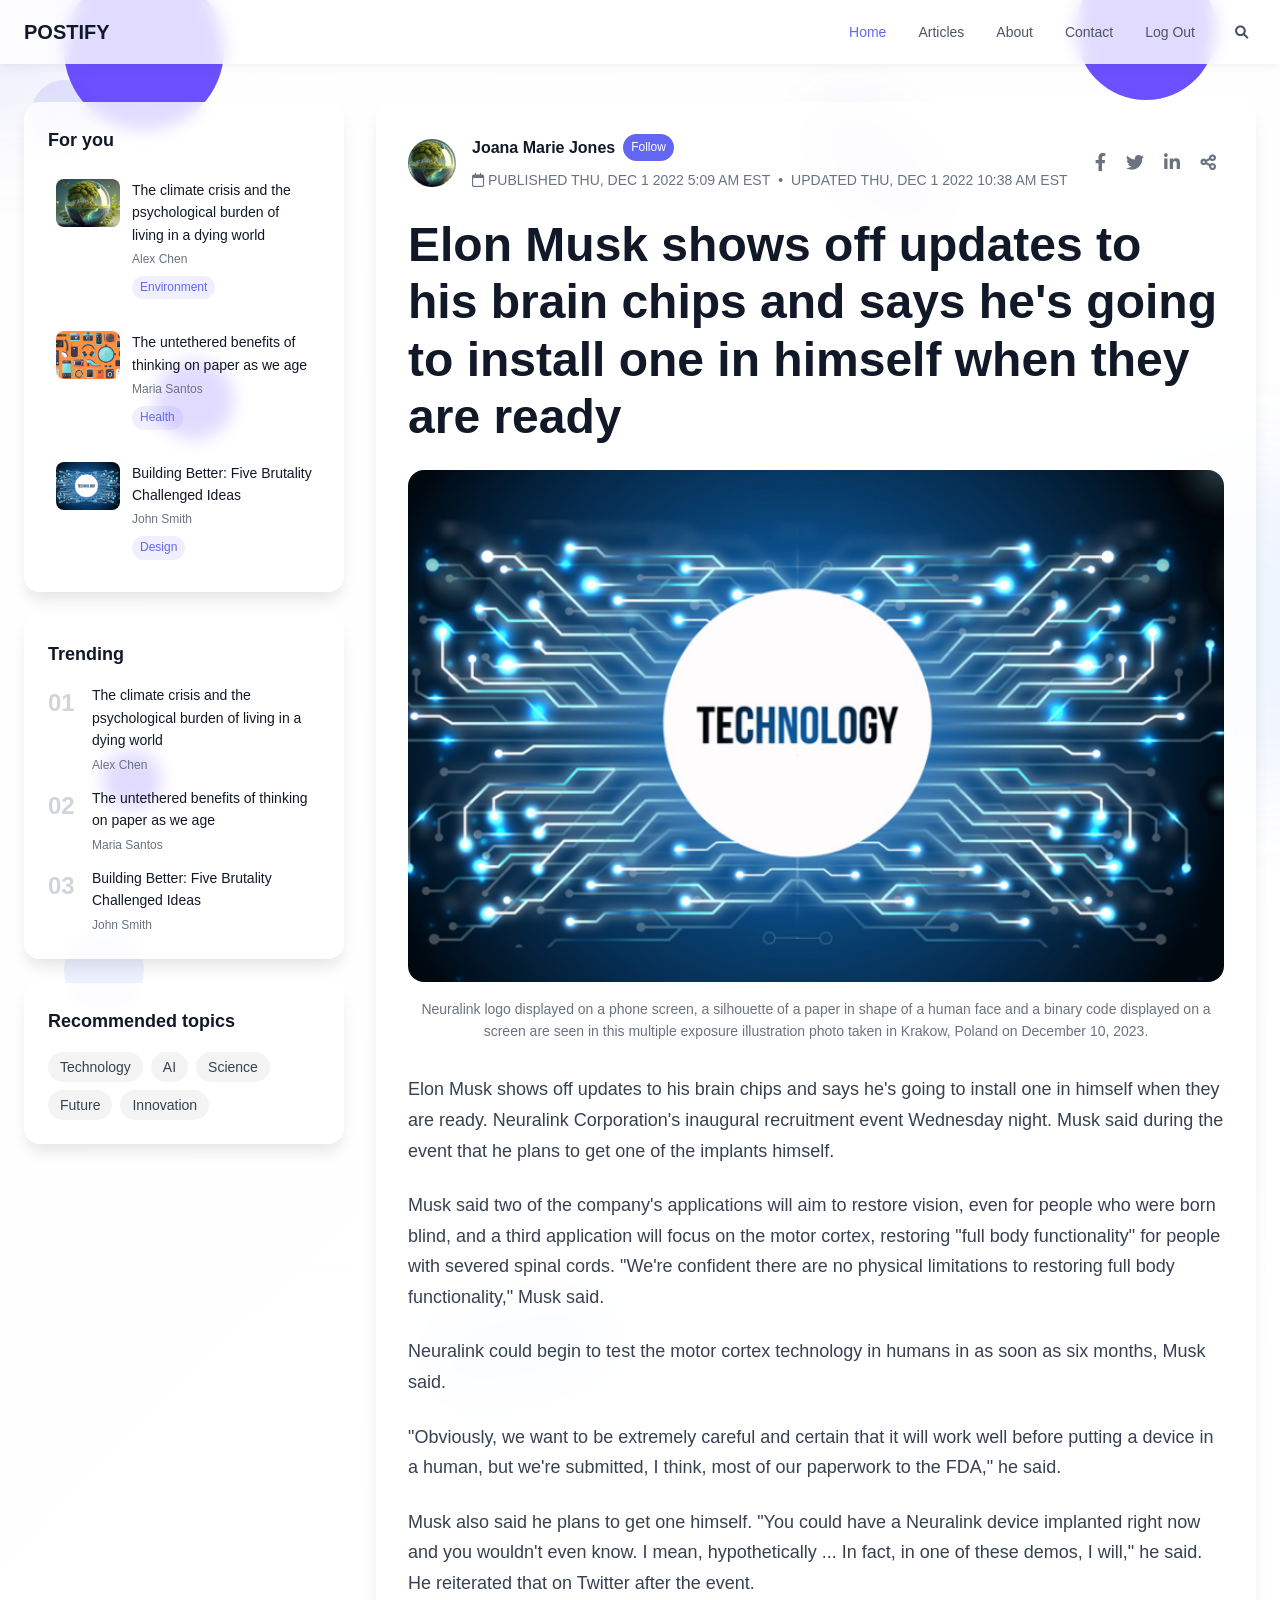
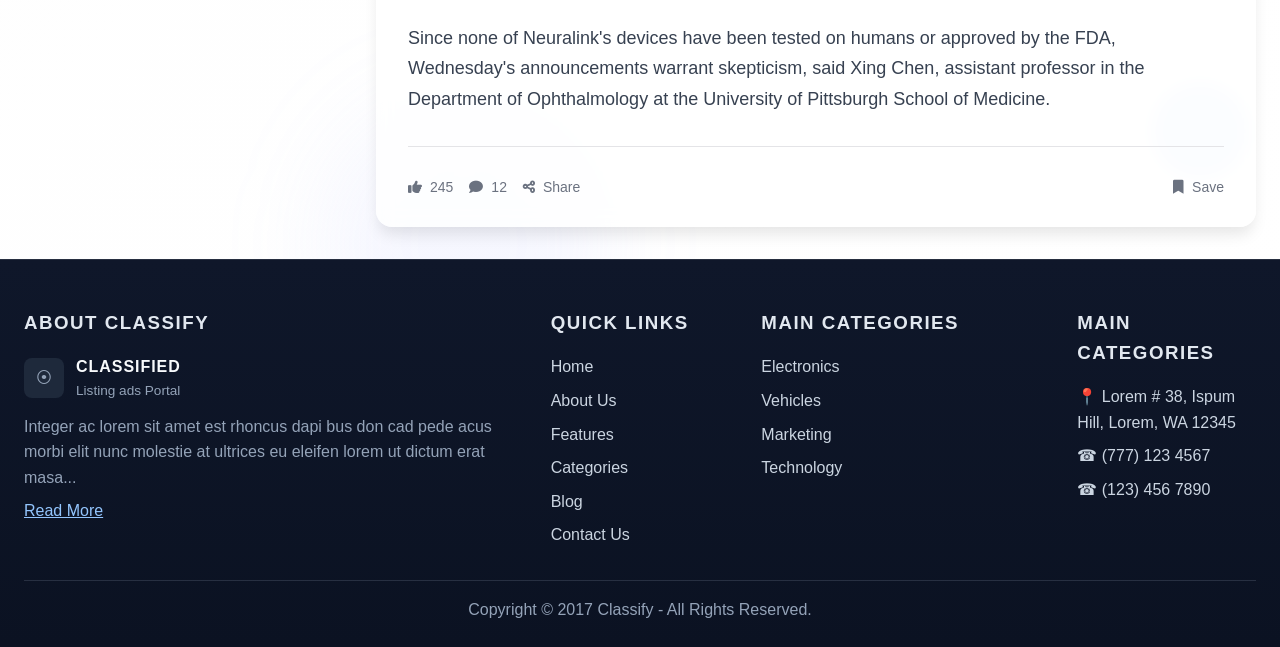
<file: article.html>
<!DOCTYPE html>
<html lang="en">
<head>
    <meta charset="UTF-8">
    <meta name="viewport" content="width=device-width, initial-scale=1.0">
    <title>Postify - Article Page</title>
    <link rel="stylesheet" href="article.css">
    <link href="https://cdnjs.cloudflare.com/ajax/libs/font-awesome/6.0.0/css/all.min.css" rel="stylesheet">
</head>
<body>
    
    <nav class="navbar">
        <div class="nav-brand">POSTIFY</div>
        <div class="nav-links">
            <a href="index.html" class="nav-link active">Home</a>
            <a href="HomeAfterlogin.html" class="nav-link">Articles</a>
            <a href="about.html" class="nav-link">About</a>
            <a href="contact.html" class="nav-link">Contact</a>
            <a href="index.html" class="nav-link">Log Out</a>
            <button class="search-btn">
                <i class="fas fa-search"></i>
            </button>
        </div>
        <div class="mobile-menu">
            <button class="search-btn-mobile">
                <i class="fas fa-search"></i>
            </button>
            <button class="hamburger-btn">
                <span></span>
                <span></span>
                <span></span>
            </button>
        </div>
    </nav>

  
    <div class="main-container">
      
        <div class="bg-shapes">
            <div class="shape shape-1"></div>
            <div class="shape shape-2"></div>
            <div class="shape shape-3"></div>
            <div class="shape shape-4"></div>
            <div class="shape shape-5"></div>
            <div class="shape shape-6"></div>
            <div class="shape shape-7"></div>
            <div class="shape shape-8"></div>
        </div>

        <div class="content-wrapper">
         
            <aside class="sidebar">
              
                <div class="sidebar-card">
                    <h3 class="sidebar-title">For you</h3>
                    <div class="articles-list">
                        <a href="#" class="article-item">
                            <img src="ENVIRON.png" alt="Climate crisis" class="article-thumb">
                            <div class="article-info">
                                <h4 class="article-title">The climate crisis and the psychological burden of living in a dying world</h4>
                                <p class="article-author">Alex Chen</p>
                                <span class="article-category">Environment</span>
                            </div>
                        </a>
                        <a href="" class="article-item">
                            <img src="GADETS.png" alt="Benefits of thinking" class="article-thumb">
                            <div class="article-info">
                                <h4 class="article-title">The untethered benefits of thinking on paper as we age</h4>
                                <p class="article-author">Maria Santos</p>
                                <span class="article-category">Health</span>
                            </div>
                        </a>
                        <a href="#" class="article-item">
                            <img src="TECH.png" alt="Building better" class="article-thumb">
                            <div class="article-info">
                                <h4 class="article-title">Building Better: Five Brutality Challenged Ideas</h4>
                                <p class="article-author">John Smith</p>
                                <span class="article-category">Design</span>
                            </div>
                        </a>
                    </div>
                </div>

             
                <div class="sidebar-card">
                    <h3 class="sidebar-title">Trending</h3>
                    <div class="trending-list">
                        <a href="#" class="trending-item">
                            <span class="trending-number">01</span>
                            <div class="trending-info">
                                <h4 class="trending-title">The climate crisis and the psychological burden of living in a dying world</h4>
                                <p class="trending-author">Alex Chen</p>
                            </div>
                        </a>
                        <a href="#" class="trending-item">
                            <span class="trending-number">02</span>
                            <div class="trending-info">
                                <h4 class="trending-title">The untethered benefits of thinking on paper as we age</h4>
                                <p class="trending-author">Maria Santos</p>
                            </div>
                        </a>
                        <a href="#" class="trending-item">
                            <span class="trending-number">03</span>
                            <div class="trending-info">
                                <h4 class="trending-title">Building Better: Five Brutality Challenged Ideas</h4>
                                <p class="trending-author">John Smith</p>
                            </div>
                        </a>
                    </div>
                </div>

               
                <div class="sidebar-card">
                    <h3 class="sidebar-title">Recommended topics</h3>
                    <div class="topics-list">
                        <span class="topic-tag">Technology</span>
                        <span class="topic-tag">AI</span>
                        <span class="topic-tag">Science</span>
                        <span class="topic-tag">Future</span>
                        <span class="topic-tag">Innovation</span>
                    </div>
                </div>
            </aside>

            
            <main class="main-article">
                <article class="article-card">
                    
                    <div class="article-header">
                        <img src="ENVIRON.png" alt="Joana Marie Jones" class="author-avatar">
                        <div class="author-info">
                            <div class="author-name-section">
                                <h3 class="author-name">Joana Marie Jones</h3>
                                <span class="follow-btn">Follow</span>
                            </div>
                            <div class="publish-info">
                                <div class="publish-date">
                                    <i class="far fa-calendar"></i>
                                    <span>PUBLISHED THU, DEC 1 2022 5:09 AM EST</span>
                                </div>
                                <span class="separator">•</span>
                                <span>UPDATED THU, DEC 1 2022 10:38 AM EST</span>
                            </div>
                        </div>
                        <div class="social-buttons">
                            <button class="social-btn" onclick="shareToFacebook()">
                                <i class="fab fa-facebook-f"></i>
                            </button>
                            <button class="social-btn" onclick="shareToTwitter()">
                                <i class="fab fa-twitter"></i>
                            </button>
                            <button class="social-btn" onclick="shareToLinkedIn()">
                                <i class="fab fa-linkedin-in"></i>
                            </button>
                            <button class="social-btn" onclick="shareArticle()">
                                <i class="fas fa-share-alt"></i>
                            </button>
                        </div>
                    </div>

             
                    <h1 class="article-main-title">
                        Elon Musk shows off updates to his brain chips and says he's going to install one in himself when they are ready
                    </h1>

             
                    <div class="article-image-section">
                        <img src="./TECH.png" class="article-main-image" alt="Article main image">
                        <p class="image-caption">
                            Neuralink logo displayed on a phone screen, a silhouette of a paper in shape of a human face and a binary code displayed on a screen are seen in this multiple exposure illustration photo taken in Krakow, Poland on December 10, 2023.
                        </p>
                    </div>

                 
                    <div class="article-content">
                        <p>
                            Elon Musk shows off updates to his brain chips and says he's going to install one in himself when they are ready. Neuralink Corporation's inaugural recruitment event Wednesday night. Musk said during the event that he plans to get one of the implants himself.
                        </p>

                        <p>
                            Musk said two of the company's applications will aim to restore vision, even for people who were born blind, and a third application will focus on the motor cortex, restoring "full body functionality" for people with severed spinal cords. "We're confident there are no physical limitations to restoring full body functionality," Musk said.
                        </p>

                        <p>
                            Neuralink could begin to test the motor cortex technology in humans in as soon as six months, Musk said.
                        </p>

                        <p>
                            "Obviously, we want to be extremely careful and certain that it will work well before putting a device in a human, but we're submitted, I think, most of our paperwork to the FDA," he said.
                        </p>

                        <p>
                            Musk also said he plans to get one himself. "You could have a Neuralink device implanted right now and you wouldn't even know. I mean, hypothetically ... In fact, in one of these demos, I will," he said. He reiterated that on Twitter after the event.
                        </p>

                        <p>
                            Since none of Neuralink's devices have been tested on humans or approved by the FDA, Wednesday's announcements warrant skepticism, said Xing Chen, assistant professor in the Department of Ophthalmology at the University of Pittsburgh School of Medicine.
                        </p>
                    </div>

                    <div class="article-actions">
                        <div class="action-group">
                            <button class="action-btn" onclick="likeArticle()">
                                <i class="fas fa-thumbs-up"></i>
                                <span class="like-count">245</span>
                            </button>
                            <button class="action-btn" onclick="openComments()">
                                <i class="fas fa-comment"></i>
                                <span>12</span>
                            </button>
                            <button class="action-btn" onclick="shareArticle()">
                                <i class="fas fa-share-alt"></i>
                                <span>Share</span>
                            </button>
                        </div>
                        <button class="action-btn" onclick="saveArticle()">
                            <i class="fas fa-bookmark"></i>
                            <span>Save</span>
                        </button>
                    </div>
                </article>
            </main>
        </div>
    </div>



    <footer class="site-footer">
        <div class="footer-container">
            <div class="footer-grid">
                <div class="footer-col about">
                    <h3 class="footer-title">About Classify</h3>
                    <div class="footer-brand">
                        <div class="brand-logo">⦿</div>
                        <div class="brand-text">
                            <div class="brand-name">CLASSIFIED</div>
                            <div class="brand-sub">Listing ads Portal</div>
                        </div>
                    </div>
                    <p class="footer-desc">Integer ac lorem sit amet est rhoncus dapi bus don cad pede acus morbi elit nunc molestie at ultrices eu eleifen lorem ut dictum erat masa...</p>
                    <a href="#" class="footer-read-more">Read More</a>
                </div>
                <div class="footer-col links">
                    <h3 class="footer-title">Quick Links</h3>
                    <ul class="footer-list">
                        <li><a href="#">Home</a></li>
                        <li><a href="#">About Us</a></li>
                        <li><a href="#">Features</a></li>
                        <li><a href="#">Categories</a></li>
                        <li><a href="#">Blog</a></li>
                        <li><a href="#">Contact Us</a></li>
                    </ul>
                </div>
                <div class="footer-col categories">
                    <h3 class="footer-title">Main Categories</h3>
                    <ul class="footer-list">
                        <li>Electronics</li>
                        <li>Vehicles</li>
                        
                        <li>Marketing</li>
                        <li>Technology</li>
                    </ul>
                </div>
                <div class="footer-col contact">
                    <h3 class="footer-title">Main Categories</h3>
                    <ul class="footer-list contact-list">
                        <li>📍 Lorem # 38, Ispum Hill, Lorem, WA 12345</li>
                        <li>☎ (777) 123 4567</li>
                        <li>☎ (123) 456 7890</li>
                    </ul>
                </div>
            </div>
            <div class="footer-bottom">
                <span>Copyright © 2017 Classify - All Rights Reserved.</span>
            </div>
        </div>
    </footer>

    <section class="bg-circles-container">
                    <div class="deco-circle circle-1"></div>
                    <div class="deco-circle circle-2"></div>
                    <div class="deco-circle circle-3"></div>
                    <div class="deco-circle circle-4"></div>
                    <div class="deco-circle circle-5"></div>
                </section>
  
</body>
</html>
</file>
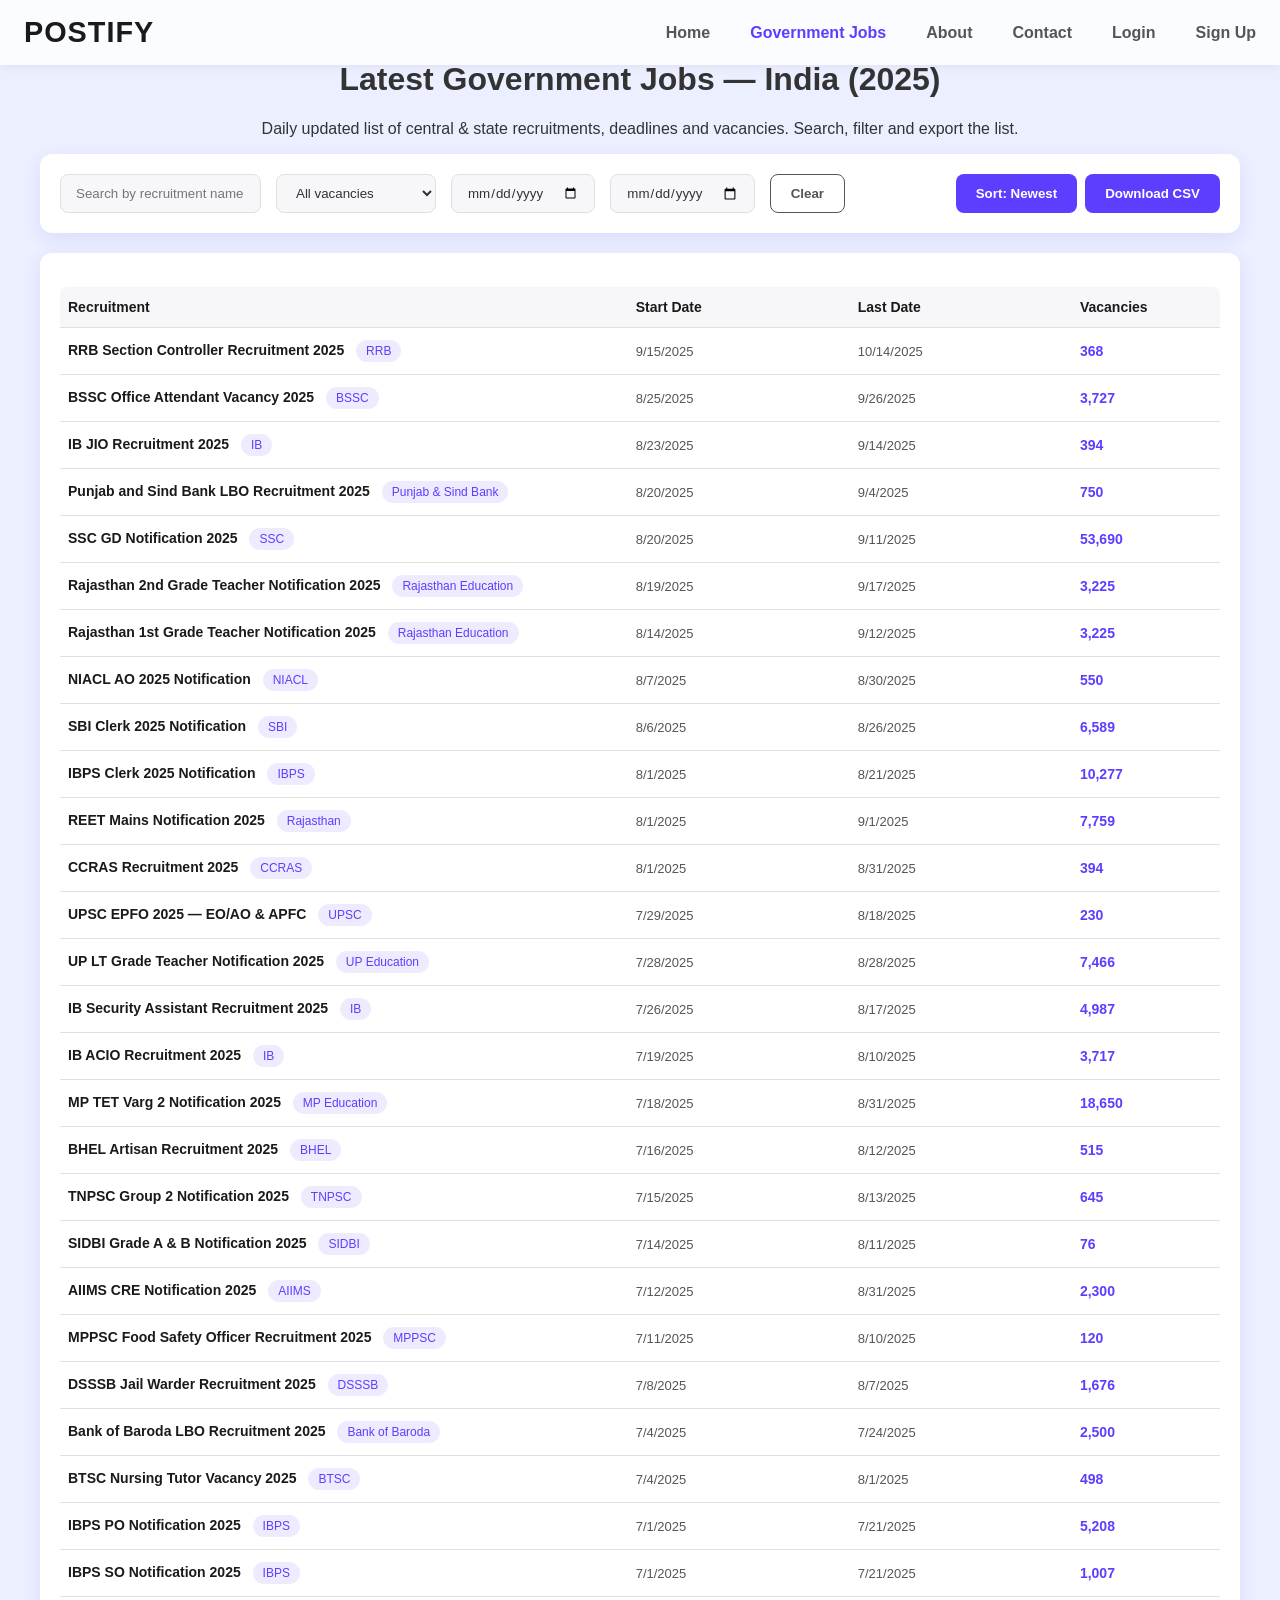
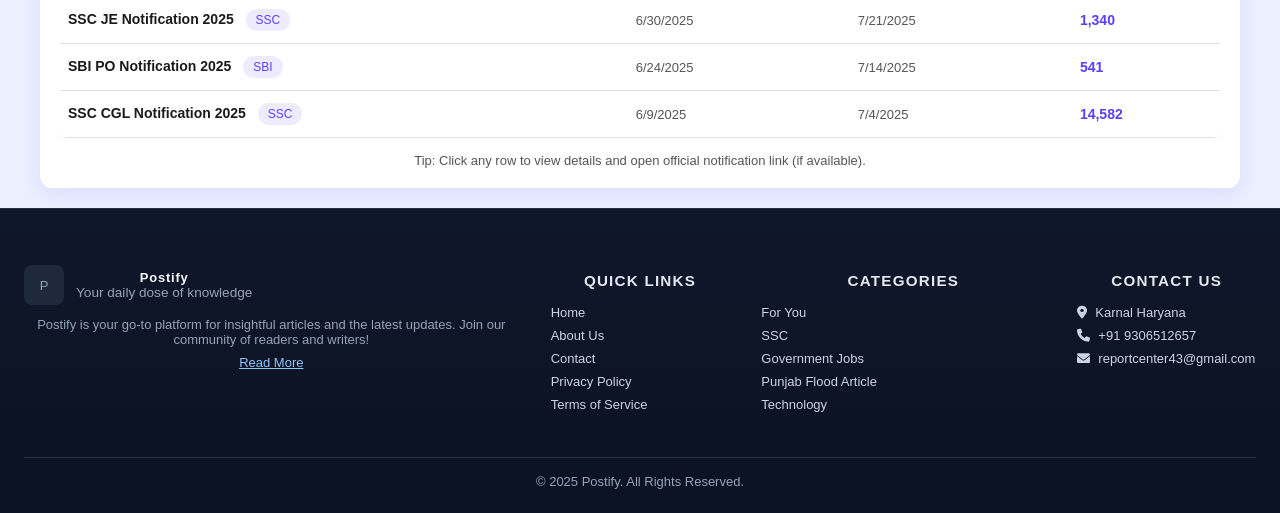
<file: govt_jobs.html>
<!doctype html>
<html lang="en">
<head>
  <meta charset="utf-8" />
  <meta name="viewport" content="width=device-width,initial-scale=1" />
  <link rel="icon" type="image/png" href="Logo.png">
  <title>Postify - Govt Jobs </title>
  <link rel="stylesheet" href="style1.css">
  <link rel="stylesheet" href="https://cdnjs.cloudflare.com/ajax/libs/font-awesome/6.0.0-beta3/css/all.min.css">
</head>
<body>
  <div class="container">
    <header class="main-header">
      <nav class="navbar">
        <div class="logo">Postify</div>
        <ul class="nav-links">
          <li><a href="govt_jobs.html" class="nav-link">Home</a></li>
          <li><a href="govt_jobs.html" class="nav-link active">Government Jobs</a></li>
          <li><a href="about.html" class="nav-link">About</a></li>
          <li><a href="contact.html" class="nav-link">Contact</a></li>
          <li><a href="login.html" class="nav-link">Login</a></li>
          <li><a href="sign-up.html" class="nav-link">Sign Up</a></li>
        </ul>
        <!-- <div class="search-icon">
          <i class="fas fa-search"></i>
        </div> -->
        <div class="hamburger-menu">
          <i class="fas fa-bars"></i>
        </div>
      </nav>
    </header>

    <div class="mobile-menu-overlay">
      <div class="mobile-menu-sidebar">
        <div class="close-menu">
          <i class="fas fa-times"></i>
        </div>
        <ul class="mobile-nav-links">
          <li><a href="index.html" class="mobile-nav-link">Home</a></li>
          <li><a href="govt_jobs.html" class="mobile-nav-link active">Government Jobs</a></li>
          <li><a href="about.html" class="mobile-nav-link">About</a></li>
          <li><a href="contact.html" class="mobile-nav-link">Contact</a></li>
          <li><a href="login.html" class="mobile-nav-link">Login</a></li>
          <li><a href="sign-up.html" class="mobile-nav-link">Sign Up</a></li>
        </ul>
      </div>
    </div>

    <div style="text-align: center; margin-top: 20px;">
      <h1>Latest Government Jobs — India (2025)</h1>
      <p class="lead">Daily updated list of central & state recruitments, deadlines and vacancies. Search, filter and export the list.</p>
    </div>

    <section class="card" aria-label="controls">
      <div class="controls">
        <input id="searchBox" type="text" placeholder="Search by recruitment name or organisation..." />
        <select id="vacancyFilter">
          <option value="all">All vacancies</option>
          <option value="1000+">1000+ vacancies</option>
          <option value="10000+">10000+ vacancies</option>
        </select>
        <input id="startDate" type="date" />
        <input id="endDate" type="date" />
        <button id="clearFilters" class="muted">Clear</button>
        <div style="margin-left:auto;display:flex;gap:8px">
          <button id="sortBtn" title="Sort by start date">Sort: <span id="sortState">Newest</span></button>
          <button id="downloadCsv">Download CSV</button>
        </div>
      </div>
    </section>

    <section class="card" id="jobsCard">
      <div class="table-responsive">
        <table id="jobsTable" aria-label="List of government jobs">
          <thead>
            <tr>
              <th style="width:46%">Recruitment</th>
              <th style="width:18%">Start Date</th>
              <th style="width:18%">Last Date</th>
              <th style="width:12%">Vacancies</th>
            </tr>
          </thead>
          <tbody>
            <!-- rows injected by JS -->
          </tbody>
        </table>
      </div>
      <footer>Tip: Click any row to view details and open official notification link (if available).</footer>
    </section>

    <!-- modal -->
    <div class="modal" id="modal">
      <div class="box" role="dialog" aria-modal="true">
        <button class="close" id="modalClose">✕</button>
        <div id="modalContent">  </div>
      </div>
    </div>

  </div>

  <script>
    // Data: derived from the user's supplied list (subset but representative)
    const jobs = [
      {title:"IB JIO Recruitment 2025", start:"2025-08-23", last:"2025-09-14", vacancies:394, org:"IB", link: "#"},
      {title:"RRB Section Controller Recruitment 2025", start:"2025-09-15", last:"2025-10-14", vacancies:368, org:"RRB", link: "#"},
      {title:"Punjab and Sind Bank LBO Recruitment 2025", start:"2025-08-20", last:"2025-09-04", vacancies:750, org:"Punjab & Sind Bank", link: "#"},
      {title:"NIACL AO 2025 Notification", start:"2025-08-07", last:"2025-08-30", vacancies:550, org:"NIACL", link: "#"},
      {title:"SBI Clerk 2025 Notification", start:"2025-08-06", last:"2025-08-26", vacancies:6589, org:"SBI", link: "#"},
      {title:"BSSC Office Attendant Vacancy 2025", start:"2025-08-25", last:"2025-09-26", vacancies:3727, org:"BSSC", link: "#"},
      {title:"IBPS Clerk 2025 Notification", start:"2025-08-01", last:"2025-08-21", vacancies:10277, org:"IBPS", link: "#"},
      {title:"IB Security Assistant Recruitment 2025", start:"2025-07-26", last:"2025-08-17", vacancies:4987, org:"IB", link: "#"},
      {title:"UPSC EPFO 2025 — EO/AO & APFC", start:"2025-07-29", last:"2025-08-18", vacancies:230, org:"UPSC", link: "#"},
      {title:"Rajasthan 1st Grade Teacher Notification 2025", start:"2025-08-14", last:"2025-09-12", vacancies:3225, org:"Rajasthan Education", link: "#"},
      {title:"Rajasthan 2nd Grade Teacher Notification 2025", start:"2025-08-19", last:"2025-09-17", vacancies:3225, org:"Rajasthan Education", link: "#"},
      {title:"REET Mains Notification 2025", start:"2025-08-01", last:"2025-09-01", vacancies:7759, org:"Rajasthan", link: "#"},
      {title:"TNPSC Group 2 Notification 2025", start:"2025-07-15", last:"2025-08-13", vacancies:645, org:"TNPSC", link: "#"},
      {title:"UP LT Grade Teacher Notification 2025", start:"2025-07-28", last:"2025-08-28", vacancies:7466, org:"UP Education", link: "#"},
      {title:"IB ACIO Recruitment 2025", start:"2025-07-19", last:"2025-08-10", vacancies:3717, org:"IB", link: "#"},
      {title:"SIDBI Grade A & B Notification 2025", start:"2025-07-14", last:"2025-08-11", vacancies:76, org:"SIDBI", link: "#"},
      {title:"AIIMS CRE Notification 2025", start:"2025-07-12", last:"2025-08-31", vacancies:2300, org:"AIIMS", link: "#"},
      {title:"MP TET Varg 2 Notification 2025", start:"2025-07-18", last:"2025-08-31", vacancies:18650, org:"MP Education", link: "#"},
      {title:"BHEL Artisan Recruitment 2025", start:"2025-07-16", last:"2025-08-12", vacancies:515, org:"BHEL", link: "#"},
      {title:"CCRAS Recruitment 2025", start:"2025-08-01", last:"2025-08-31", vacancies:394, org:"CCRAS", link: "#"},
      {title:"DSSSB Jail Warder Recruitment 2025", start:"2025-07-08", last:"2025-08-07", vacancies:1676, org:"DSSSB", link: "#"},
      {title:"Bank of Baroda LBO Recruitment 2025", start:"2025-07-04", last:"2025-07-24", vacancies:2500, org:"Bank of Baroda", link: "#"},
      {title:"BTSC Nursing Tutor Vacancy 2025", start:"2025-07-04", last:"2025-08-01", vacancies:498, org:"BTSC", link: "#"},
      {title:"MPPSC Food Safety Officer Recruitment 2025", start:"2025-07-11", last:"2025-08-10", vacancies:120, org:"MPPSC", link: "#"},
      {title:"IBPS PO Notification 2025", start:"2025-07-01", last:"2025-07-21", vacancies:5208, org:"IBPS", link: "#"},
      {title:"IBPS SO Notification 2025", start:"2025-07-01", last:"2025-07-21", vacancies:1007, org:"IBPS", link: "#"},
      {title:"SSC JE Notification 2025", start:"2025-06-30", last:"2025-07-21", vacancies:1340, org:"SSC", link: "#"},
      {title:"SSC CGL Notification 2025", start:"2025-06-09", last:"2025-07-04", vacancies:14582, org:"SSC", link: "CGL.html"},
      {title:"SBI PO Notification 2025", start:"2025-06-24", last:"2025-07-14", vacancies:541, org:"SBI", link: "#"},
      {title:"SSC GD Notification 2025", start:"2025-08-20", last:"2025-09-11", vacancies:53690, org:"SSC" , link : "GD.html"},
    ];

    // helpers
    const tbody = document.querySelector('#jobsTable tbody');
    const searchBox = document.getElementById('searchBox');
    const vacancyFilter = document.getElementById('vacancyFilter');
    const startDate = document.getElementById('startDate');
    const endDate = document.getElementById('endDate');
    const clearFilters = document.getElementById('clearFilters');
    const sortBtn = document.getElementById('sortBtn');
    const sortStateSpan = document.getElementById('sortState');
    const downloadCsv = document.getElementById('downloadCsv');

    let sortDesc = true; // newest first

    function render(rows){
      tbody.innerHTML = '';
      if(!rows.length){
        tbody.innerHTML = '<tr><td colspan="4" style="color:var(--muted);padding:30px;text-align:center">No results found.</td></tr>';
        return;
      }
      rows.forEach(job=>{
        const tr = document.createElement('tr');
        tr.innerHTML = `
          <td><div class="job-title">${escapeHtml(job.title)} <span class="tag">${escapeHtml(job.org)}</span></div></td>
          <td><div class="date">${formatDate(job.start)}</div></td>
          <td><div class="date">${formatDate(job.last)}</div></td>
          <td><div class="vacancy">${numberWithCommas(job.vacancies)}</div></td>
        `;
        tr.addEventListener('click',()=>openModal(job));
        tbody.appendChild(tr);
      });
    }

    function formatDate(s){
      try{ const d=new Date(s+'T00:00:00'); return d.toLocaleDateString(); }catch(e){return s}
    }
    function numberWithCommas(x){ return x.toString().replace(/\B(?=(\d{3})+(?!\d))/g,","); }
    function escapeHtml(str){ return String(str).replace(/&/g,'&amp;').replace(/</g,'&lt;').replace(/>/g,'&gt;'); }

    function applyFilters(){
      const q = searchBox.value.trim().toLowerCase();
      const vacFilter = vacancyFilter.value;
      const sDate = startDate.value;
      const eDate = endDate.value;

      let out = jobs.filter(j=>{
        if(q){
          const hay = (j.title + ' ' + j.org).toLowerCase();
          if(!hay.includes(q)) return false;
        }
        if(vacFilter === '1000+' && j.vacancies < 1000) return false;
        if(vacFilter === '10000+' && j.vacancies < 10000) return false;
        if(sDate){ if(new Date(j.start) < new Date(sDate)) return false; }
        if(eDate){ if(new Date(j.last) > new Date(eDate)) return false; }
        return true;
      });

      out.sort((a,b)=> sortDesc ? new Date(b.start)-new Date(a.start) : new Date(a.start)-new Date(b.start));
      render(out);
    }

    // sort toggle
    sortBtn.addEventListener('click',()=>{ sortDesc = !sortDesc; sortStateSpan.textContent = sortDesc? 'Newest':'Oldest'; applyFilters(); });

    [searchBox,vacancyFilter,startDate,endDate].forEach(el=>el.addEventListener('input',applyFilters));
    clearFilters.addEventListener('click',()=>{ searchBox.value=''; vacancyFilter.value='all'; startDate.value=''; endDate.value=''; applyFilters(); });

    // modal
    const modal = document.getElementById('modal');
    const modalContent = document.getElementById('modalContent');
    const modalClose = document.getElementById('modalClose');
    function openModal(job){
      modalContent.innerHTML = `
        <h2 style="margin:0 0 8px">${escapeHtml(job.title)}</h2>
        <div style="color:var(--muted);margin-bottom:8px">Organisation: <strong>${escapeHtml(job.org)}</strong></div>
        <div style="display:flex;gap:12px;margin-bottom:12px">
          <div><strong>Start:</strong><div class="date">${formatDate(job.start)}</div></div>
          <div><strong>Last Date:</strong><div class="date">${formatDate(job.last)}</div></div>
          <div style="margin-left:auto"><strong>Vacancies:</strong><div class="vacancy">${numberWithCommas(job.vacancies)}</div></div>
        </div>
        <p style="color:var(--muted);line-height:1.45;margin-bottom:14px">You can open the official notification on the respective recruitment website.</p>
        <div style="display:flex;gap:8px;justify-content:flex-end">
          ${job.link ? `<a href="${job.link}" target="_blank" class="button">Apply Now</a>` : ''}
          <button class="button" id="modalCloseBtn">Close</button>
        </div>
      `;
      modal.style.display='flex';
      document.getElementById('modalCloseBtn').addEventListener('click',closeModal);
    }
    function closeModal(){ modal.style.display='none'; }
    modalClose.addEventListener('click',closeModal);
    modal.addEventListener('click',(e)=>{ if(e.target===modal) closeModal(); });

    // CSV download
    downloadCsv.addEventListener('click',()=>{
      const rows = Array.from(document.querySelectorAll('#jobsTable tbody tr')).filter(r=>!r.querySelector('td') || r.querySelectorAll('td').length);
      const csv = ['Recruitment,Organisation,Start Date,Last Date,Vacancies'];
      jobs.forEach(j=> csv.push(`"${j.title.replace(/"/g,'""')}","${j.org}",${j.start},${j.last},${j.vacancies}`));
      const blob = new Blob([csv.join('\n')],{type:'text/csv'});
      const url = URL.createObjectURL(blob);
      const a = document.createElement('a'); a.href=url; a.download='govt-jobs-2025.csv'; document.body.appendChild(a); a.click(); a.remove(); URL.revokeObjectURL(url);
    });

    // initial render
    applyFilters();

    // Mobile menu functionality
    const hamburgerMenu = document.querySelector('.hamburger-menu');
    const mobileMenuOverlay = document.querySelector('.mobile-menu-overlay');
    const closeMenu = document.querySelector('.close-menu');

    hamburgerMenu.addEventListener('click', () => {
      mobileMenuOverlay.classList.add('active');
    });

    closeMenu.addEventListener('click', () => {
      mobileMenuOverlay.classList.remove('active');
    });

    mobileMenuOverlay.addEventListener('click', (e) => {
      if (e.target === mobileMenuOverlay) {
        mobileMenuOverlay.classList.remove('active');
      }
    });

    document.querySelectorAll('.mobile-nav-link').forEach(link => {
      link.addEventListener('click', () => {
        mobileMenuOverlay.classList.remove('active');
      });
    });
  </script>
  <style>
    .logo {
    font-size: 1.8rem;
    font-weight: 700;
    color: var(--dark-color);
    text-transform: uppercase;
    letter-spacing: 1px;
}
    .modal {
      display: none;
      position: fixed;
      z-index: 1000;
      left: 0;
      top: 0;
      width: 100%;
      height: 100%;
      background-color: rgba(0, 0, 0, 0.5);
      backdrop-filter: blur(5px);
      align-items: center;
      justify-content: center;
    }
    .modal .box {
      background-color: var(--white-color);
      margin: auto;
      padding: 20px;
      border-radius: 20px;
      width: 90%;
      max-width: 700px;
      position: relative;
      animation: modalSlideIn 0.3s ease-out;
      color: var(--text-color);
    }
    .modal .close {
      color: var(--primary-color);
      float: right;
      font-size: 28px;
      font-weight: bold;
      position: absolute;
      right: 20px;
      top: 15px;
      z-index: 1001;
      cursor: pointer;
      transition: color 0.3s ease;
      background: none;
      border: none;
    }
    .modal .close:hover,
    .modal .close:focus {
      color: var(--primary-color);
    }
    .button {
      background-color: var(--primary-color);
      border: none;
      padding: 10px 20px;
      border-radius: 8px;
      color: var(--white-color);
      font-weight: 600;
      cursor: pointer;
      transition: transform 0.3s ease, box-shadow 0.3s ease;
      text-decoration: none; /* For anchor tags */
      display: inline-block; /* For anchor tags */
      text-align: center;
    }
    .button:hover {
      transform: translateY(-2px);
      box-shadow: 0 5px 15px rgba(93, 62, 255, 0.2);
    }
    @keyframes modalSlideIn {
      from {
        opacity: 0;
        transform: translateY(-50px) scale(0.9);
      }
      to {
        opacity: 1;
        transform: translateY(0) scale(1);
      }
    }
    .card {
      background-color: var(--white-color);
      border-radius: 12px;
      box-shadow: 0 6px 18px rgba(93, 62, 255, 0.1);
      padding: 20px;
      margin-bottom: 20px;
    }
    .controls {
      display: flex;
      flex-wrap: wrap;
      gap: 15px;
    }
    .controls input[type=text],
    .controls select,
    .controls input[type=date] {
      background-color: var(--light-gray-color);
      border: 1px solid #e0e0e0;
      padding: 10px 15px;
      border-radius: 8px;
      color: var(--text-color);
      font-family: 'Poppins', sans-serif;
    }
    .controls button {
      background-color: var(--primary-color);
      border: none;
      padding: 10px 20px;
      border-radius: 8px;
      color: var(--white-color);
      font-weight: 600;
      cursor: pointer;
      transition: transform 0.3s ease, box-shadow 0.3s ease;
    }
    .controls button:hover {
      transform: translateY(-2px);
      box-shadow: 0 5px 15px rgba(93, 62, 255, 0.2);
    }
    .controls .muted {
      background-color: transparent;
      border: 1px solid var(--nav-link-color);
      color: var(--nav-link-color);
      max-width: 30%;
    }
    .controls .muted:hover {
      background-color: rgba(0, 0, 0, 0.05);
      transform: translateY(-2px);
      box-shadow: none;
    }
    table {
      width: 100%;
      border-collapse: collapse;
      margin-top: 14px;
      background-color: var(--white-color);
      border-radius: 8px;
      overflow: hidden;
      box-shadow: 0 4px 12px rgba(0, 0, 0, 0.05);
    }
    th,
    td {
      padding: 12px 8px;
      text-align: left;
      border-bottom: 1px solid #e0e0e0;
      font-size: 14px;
      color: var(--text-color);
    }
    th {
      background-color: var(--light-gray-color);
      color: var(--dark-color);
      font-weight: 700;
      position: sticky;
      top: 0;
      z-index: 1;
    }
    tr:hover td {
      background-color: #f5f5f5;
    }
    .vacancy {
      font-weight: 700;
      color: var(--primary-color);
    }
    .date {
      color: var(--nav-link-color);
      font-size: 13px;
    }
    .job-title {
      font-weight: 700;
      color: var(--dark-color);
    }
    .tag {
      display: inline-block;
      padding: 4px 10px;
      border-radius: 999px;
      background-color: rgba(93, 62, 255, 0.1);
      font-size: 12px;
      color: var(--primary-color);
      margin-left: 8px;
      font-weight: 500;
    }
    footer {
      color: var(--nav-link-color);
      font-size: 13px;
      margin-top: 15px;
      text-align: center;
    }
    .table-responsive {
      overflow-x: auto;
    }
  </style>
  <footer class="site-footer">
    <div class="footer-container">
      <div class="footer-grid">
        <div class="footer-col about">
          <div class="footer-brand">
            <div class="brand-logo">P</div>
            <div>
              <div class="brand-name">Postify</div>
              <div class="brand-sub">Your daily dose of knowledge</div>
            </div>
          </div>
          <p class="footer-desc">Postify is your go-to platform for insightful articles and the latest updates. Join our community of readers and writers!</p>
          <a href="#" class="footer-read-more">Read More</a>
        </div>

        <div class="footer-col links">
          <h3 class="footer-title">Quick Links</h3>
          <ul class="footer-list">
            <li><a href="index.html">Home</a></li>
            <li><a href="about.html">About Us</a></li>
            <li><a href="contact.html">Contact</a></li>
            <li><a href="#">Privacy Policy</a></li>
            <li><a href="#">Terms of Service</a></li>
          </ul>
        </div>

        <div class="footer-col categories">
          <h3 class="footer-title">Categories</h3>
          <ul class="footer-list">
            <li><a href="ForYou.html">For You</a></li>
            <li><a href="GD.html">SSC</a></li>
            <li><a href="govt_jobs.html">Government Jobs</a></li>
            <li><a href="punjabfloodAr.html">Punjab Flood Article</a></li>
            <li><a href="article.html">Technology</a></li>
          </ul>
        </div>

        <div class="footer-col contact">
          <h3 class="footer-title">Contact Us</h3>
          <ul class="footer-list">
            <li><i class="fas fa-map-marker-alt"></i> Karnal Haryana </li>
            <li><i class="fas fa-phone"></i> +91 9306512657</li>
            <li><i class="fas fa-envelope"></i> reportcenter43@gmail.com</li>
          </ul>
        </div>
      </div>
      <div class="footer-bottom">
        &copy; 2025 Postify. All Rights Reserved.
      </div>
    </div>
  </footer>
</body>
</html>
</file>
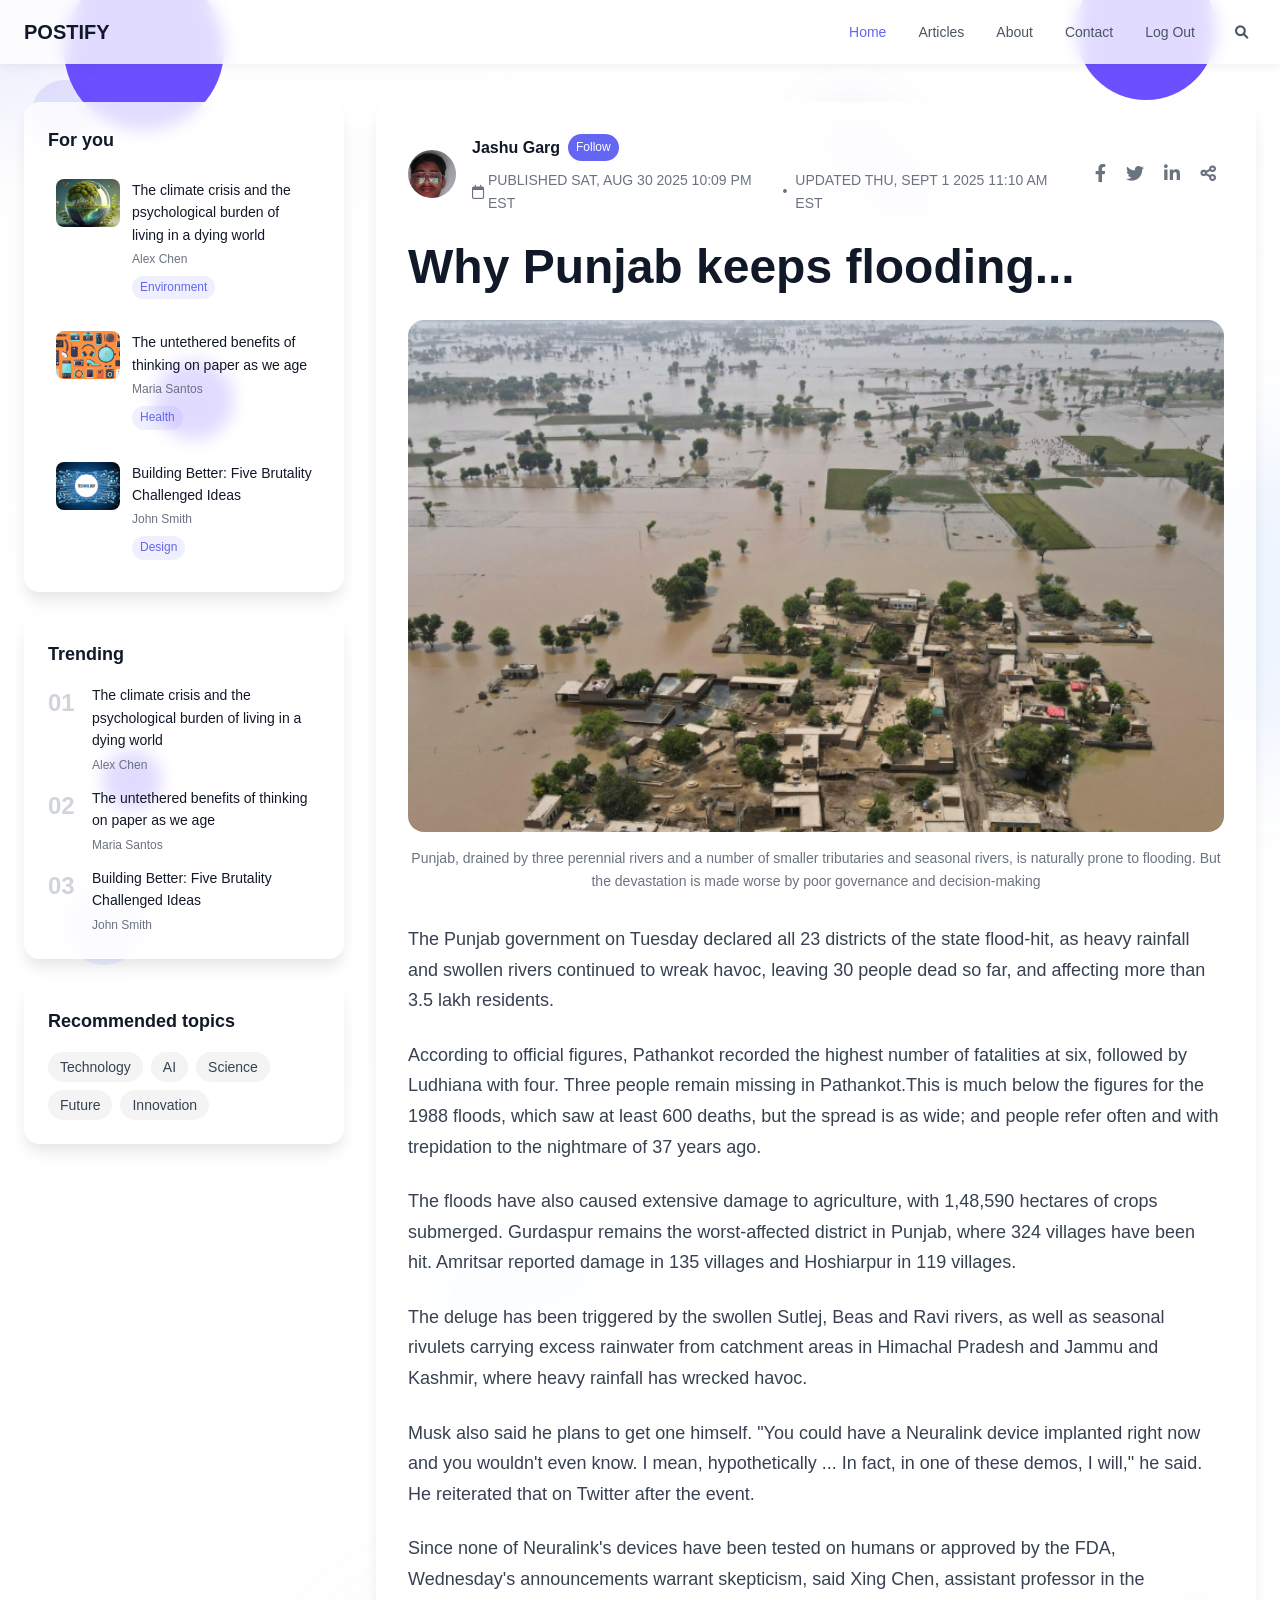
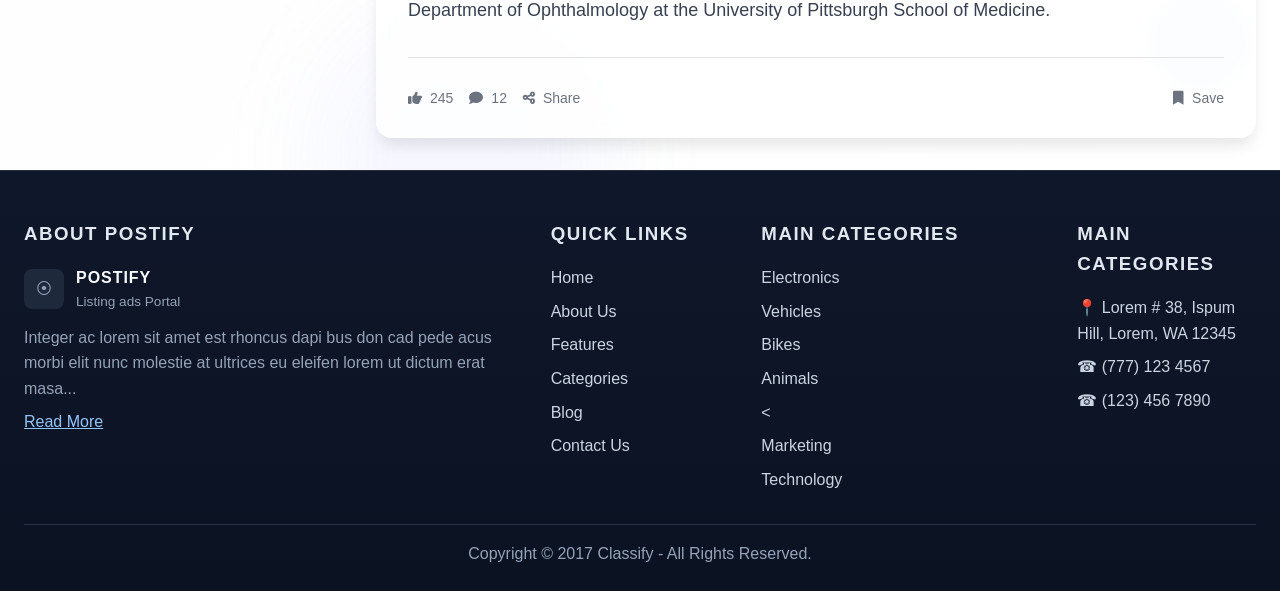
<file: punjabfloodAr.html>
<!DOCTYPE html>
<html lang="en">
<head>
    <meta charset="UTF-8">
    <meta name="viewport" content="width=device-width, initial-scale=1.0">
    <title>Postify - Article Page</title>
   
    <link href="https://cdnjs.cloudflare.com/ajax/libs/font-awesome/6.0.0/css/all.min.css" rel="stylesheet">
</head>

<style>
 
* {
    margin: 0;
    padding: 0;
    box-sizing: border-box;
}

body {
    font-family: -apple-system, BlinkMacSystemFont, 'Segoe UI', Roboto, Oxygen, Ubuntu, Cantarell, sans-serif;
    line-height: 1.6;
    color: #1f2937;
    background: linear-gradient(135deg, #fefefe 0%, #ffffff 100%);
    min-height: 100vh;
    display: flex;
    flex-direction: column;
}


:root {
    --primary-color: #5d3eff;
    --brand-purple: #6366f1;
    --brand-purple-light: #a5b4fc;
    --brand-purple-dark: #4338ca;
    --brand-blue: #3b82f6;
    
    --gray-50: #fafafa;
    --gray-100: #f4f4f5;
    --gray-200: #e4e4e7;
    --gray-300: #d1d5db;
    --gray-400: #9ca3af;
    --gray-500: #6b7280;
    --gray-600: #4b5563;
    --gray-700: #374151;
    --gray-800: #1f2937;
    --gray-900: #111827;
}

/* Navigation */
.navbar {
    display: flex;
    align-items: center;
    justify-content: space-between;
    padding: 1rem 1.5rem;
    background: rgba(255, 255, 255, 0.8);
    backdrop-filter: blur(8px);
    position: fixed;
    top: 0;
    left: 0;
    right: 0;
    z-index: 1000;
    box-shadow: 0 2px 10px rgba(0,0,0,0.06);
}

.nav-brand {
    font-size: 1.25rem;
    font-weight: bold;
    color: var(--gray-900);
    text-decoration: none;
}

.nav-links {
    display: flex;
    align-items: center;
    gap: 2rem;
}

.nav-link {
    text-decoration: none;
    color: var(--gray-600);
    font-size: 0.875rem;
    font-weight: 500;
    transition: color 0.2s;
}

.nav-link:hover,
.nav-link.active {
    color: var(--brand-purple);
}

.search-btn,
.search-btn-mobile {
    padding: 0.5rem;
    background: none;
    border: none;
    color: var(--gray-600);
    cursor: pointer;
    transition: color 0.2s;
}

.search-btn:hover,
.search-btn-mobile:hover {
    color: var(--gray-900);
}

.mobile-menu {
    display: none;
    align-items: center;
    gap: 0.5rem;
}

.hamburger-btn {
    display: flex;
    flex-direction: column;
    justify-content: center;
    align-items: center;
    width: 1.25rem;
    height: 1.25rem;
    background: none;
    border: none;
    cursor: pointer;
    padding: 0.5rem;
}

.hamburger-btn span {
    width: 1rem;
    height: 2px;
    background: var(--gray-600);
    margin-bottom: 2px;
    transition: background 0.2s;
}

.hamburger-btn:hover span {
    background: var(--gray-900);
}

/* Main Container */
.main-container {
    position: relative;
    min-height: 0;
    overflow: hidden;
    padding-top: 70px; /* space for fixed navbar */
    padding-bottom: 0; /* footer is not fixed */
    flex: 1;
}

/* Background Circles Container */
.bg-circles-container {
    position: fixed;
    inset: 0;
    z-index: 2;
    pointer-events: none;
    overflow: hidden;
}

/* Footer */
.site-footer {
    background: linear-gradient(180deg, #0f172a 0%, #0b1222 100%);
    color: #cbd5e1;
    position: relative;
    z-index: 3;
    border-top: 1px solid rgba(148, 163, 184, 0.2);
}

.footer-container {
    max-width: 1280px;
    margin: 0 auto;
    padding: 3rem 1.5rem 1.5rem 1.5rem;
}

.footer-grid {
    display: grid;
    grid-template-columns: repeat(12, 1fr);
    gap: 2rem;
}

.footer-col.about { grid-column: span 5; }
.footer-col.links { grid-column: span 2; }
.footer-col.categories { grid-column: span 3; }
.footer-col.contact { grid-column: span 2; }

@media (max-width: 1024px) {
    .footer-grid { grid-template-columns: repeat(6, 1fr); }
    .footer-col.about { grid-column: span 6; }
    .footer-col.links { grid-column: span 3; }
    .footer-col.categories { grid-column: span 3; }
    .footer-col.contact { grid-column: span 6; }
}

@media (max-width: 640px) {
    .footer-grid { grid-template-columns: 1fr; }
    .footer-col.about,
    .footer-col.links,
    .footer-col.categories,
    .footer-col.contact { grid-column: auto; }
}

.footer-title {
    color: #e2e8f0;
    text-transform: uppercase;
    letter-spacing: 0.08em;
    font-weight: 700;
    margin-bottom: 1rem;
}

.footer-brand { display: flex; align-items: center; gap: 0.75rem; margin: 0.5rem 0 0.75rem 0; }
.brand-logo { width: 40px; height: 40px; border-radius: 8px; background:#1e293b; display:flex; align-items:center; justify-content:center; color:#94a3b8; }
.brand-name { font-weight: 800; color:#f8fafc; letter-spacing: 0.06em; }
.brand-sub { font-size: 0.85rem; color:#94a3b8; }

.footer-desc { color:#94a3b8; margin: 0.5rem 0 0.5rem 0; }
.footer-read-more { color:#93c5fd; text-decoration: underline; }
.footer-read-more:hover { color:#bfdbfe; }

.footer-list { list-style: none; display: grid; gap: 0.5rem; padding-left: 0; }
.footer-list li { display: flex; align-items: center; gap: 0.5rem; color:#cbd5e1; }
.footer-list a { color:#cbd5e1; text-decoration: none; }
.footer-list a:hover { color:#ffffff; }

.footer-bottom { border-top: 1px solid rgba(148, 163, 184, 0.2); margin-top: 2rem; padding-top: 1rem; text-align: center; color:#94a3b8; }

/* Background Shapes */
.bg-shapes {
    position: absolute;
    inset: 0;
    overflow: hidden;
    z-index: 1;
}

.shape {
    position: absolute;
    border-radius: 50%;
    filter: blur(48px);
}

.shape-1 {
    top: -8rem;
    left: -8rem;
    width: 16rem;
    height: 16rem;
    background: rgba(99, 102, 241, 0.1);
}

.shape-2 {
    top: 25%;
    right: -8rem;
    width: 20rem;
    height: 20rem;
    background: rgba(59, 130, 246, 0.08);
}

.shape-3 {
    bottom: -8rem;
    left: 25%;
    width: 18rem;
    height: 18rem;
    background: rgba(165, 180, 252, 0.1);
}

.shape-4 {
    top: 5rem;
    left: 2rem;
    width: 4rem;
    height: 4rem;
    background: var(--brand-purple);
    opacity: 0.15;
    filter: none;
}

.shape-5 {
    bottom: 5rem;
    right: 2rem;
    width: 6rem;
    height: 6rem;
    background: var(--brand-blue);
    opacity: 0.1;
    filter: none;
}

.shape-6 {
    top: 50%;
    left: 4rem;
    width: 5rem;
    height: 5rem;
    background: var(--brand-purple-light);
    opacity: 0.2;
    filter: none;
}

.shape-7 {
    top: 8rem;
    right: 25%;
    width: 10rem;
    height: 5rem;
    border-radius: 50px;
    background: rgba(99, 102, 241, 0.08);
    transform: rotate(45deg);
    filter: blur(24px);
}

.shape-8 {
    bottom: 25%;
    left: 33%;
    width: 12rem;
    height: 6rem;
    border-radius: 50px;
    background: rgba(59, 130, 246, 0.08);
    transform: rotate(-12deg);
    filter: blur(24px);
}


.content-wrapper {
    position: relative;
    z-index: 10;
    max-width: 1280px;
    margin: 0 auto;
    padding: 2rem 1rem;
    display: flex;
    gap: 2rem;
}


.sidebar {
    width: 100%;
    display: flex;
    flex-direction: column;
    gap: 1.5rem;
    order: 2;
}

.sidebar-card {
    background: rgba(255, 255, 255, 0.8);
    backdrop-filter: blur(8px);
    border-radius: 1rem;
    padding: 1.5rem;
    box-shadow: 0 10px 15px -3px rgba(0, 0, 0, 0.1);
}

.sidebar-title {
    font-size: 1.125rem;
    font-weight: bold;
    color: var(--gray-900);
    margin-bottom: 1rem;
}


.articles-list {
    display: flex;
    flex-direction: column;
    gap: 1rem;
}

.article-item {
    display: flex;
    gap: 0.75rem;
    padding: 0.5rem;
    border-radius: 0.5rem;
    text-decoration: none;
    transition: background-color 0.2s;
}

.article-item:hover {
    background: var(--gray-50);
}

.article-thumb {
    width: 4rem;
    height: 3rem;
    object-fit: cover;
    border-radius: 0.5rem;
    flex-shrink: 0;
}

.article-info {
    flex: 1;
}

.article-title {
    font-size: 0.875rem;
    font-weight: 500;
    color: var(--gray-900);
    margin-bottom: 0.25rem;
    display: -webkit-box;
    -webkit-box-orient: vertical;
    overflow: hidden;
    overflow: hidden;
    transition: color 0.2s;
}

.article-item:hover .article-title {
    color: var(--brand-purple);
}

.article-author {
    font-size: 0.75rem;
    color: var(--gray-500);
    margin-bottom: 0.25rem;
}

.article-category {
    display: inline-block;
    font-size: 0.75rem;
    background: rgba(99, 102, 241, 0.1);
    color: var(--brand-purple);
    padding: 0.125rem 0.5rem;
    border-radius: 9999px;
}


.trending-list {
    display: flex;
    flex-direction: column;
    gap: 0.75rem;
}

.trending-item {
    display: flex;
    align-items: flex-start;
    gap: 0.75rem;
    text-decoration: none;
}

.trending-number {
    font-size: 1.5rem;
    font-weight: bold;
    color: var(--gray-300);
    min-width: 2rem;
}

.trending-info {
    flex: 1;
}

.trending-title {
    font-size: 0.875rem;
    font-weight: 500;
    color: var(--gray-900);
    margin-bottom: 0.25rem;
    display: -webkit-box;
    -webkit-box-orient: vertical;
    overflow: hidden;
    transition: color 0.2s;
}

.trending-item:hover .trending-title {
    color: var(--brand-purple);
}

.trending-author {
    font-size: 0.75rem;
    color: var(--gray-500);
}


.topics-list {
    display: flex;
    flex-wrap: wrap;
    gap: 0.5rem;
}

.topic-tag {
    display: inline-block;
    font-size: 0.875rem;
    background: var(--gray-100);
    color: var(--gray-700);
    padding: 0.25rem 0.75rem;
    border-radius: 9999px;
    cursor: pointer;
    transition: all 0.2s;
}

.topic-tag:hover {
    background: var(--brand-purple);
    color: white;
}


.main-article {
    flex: 1;
    max-width: 64rem;
    order: 1;
}

.article-card {
    background: rgba(255, 255, 255, 0.8);
    backdrop-filter: blur(8px);
    border-radius: 1rem;
    padding: 2rem;
    box-shadow: 0 10px 15px -3px rgba(0, 0, 0, 0.1);
}


.article-header {
    display: flex;
    align-items: flex-start;
    gap: 1rem;
    margin-bottom: 1.5rem;
    flex-wrap: wrap;
}

.author-avatar {
    width: 3rem;
    height: 3rem;
    border-radius: 50%;
    object-fit: cover;
}

.author-info {
    flex: 1;
    min-width: 200px;
}

.author-name-section {
    display: flex;
    align-items: center;
    gap: 0.5rem;
    margin-bottom: 0.5rem;
    flex-wrap: wrap;
}

.author-name {
    font-size: 1rem;
    font-weight: 600;
    color: var(--gray-900);
}

.follow-btn {
    background: var(--brand-purple);
    color: white;
    font-size: 0.75rem;
    padding: 0.25rem 0.5rem;
    border-radius: 9999px;
    align-self: flex-start;
}

.publish-info {
    display: flex;
    align-items: center;
    gap: 0.5rem;
    font-size: 0.875rem;
    color: var(--gray-500);
    flex-wrap: wrap;
}

.publish-date {
    display: flex;
    align-items: center;
    gap: 0.25rem;
}

.separator {
    display: none;
}

.social-buttons {
    display: flex;
    align-items: center;
    gap: 0.25rem;
}

.social-btn {
    padding: 0.5rem;
    background: none;
    border: none;
    color: var(--gray-500);
    cursor: pointer;
    border-radius: 0.25rem;
    transition: color 0.2s;
}

.social-btn:hover {
    color: var(--gray-700);
}


.article-main-title {
    font-size: 2rem;
    font-weight: bold;
    color: var(--gray-900);
    line-height: 1.2;
    margin-bottom: 1.5rem;
}


.article-image-section {
    margin-bottom: 2rem;
}

.article-main-image {
    width: 100%;
    height: 24rem;
    object-fit: cover;
    border-radius: 1rem;
}

.image-caption {
    font-size: 0.875rem;
    color: var(--gray-500);
    text-align: center;
    margin-top: 0.5rem;
}


.article-content {
    color: var(--gray-700);
    line-height: 1.7;
    font-size: 1rem;
}

.article-content p {
    margin-bottom: 1.5rem;
}


.article-actions {
    display: flex;
    align-items: center;
    justify-content: space-between;
    padding-top: 2rem;
    border-top: 1px solid var(--gray-200);
    margin-top: 2rem;
    flex-wrap: wrap;
    gap: 1rem;
}

.action-group {
    display: flex;
    align-items: center;
    gap: 1rem;
}

.action-btn {
    display: flex;
    align-items: center;
    gap: 0.5rem;
    background: none;
    border: none;
    color: var(--gray-500);
    cursor: pointer;
    font-size: 0.875rem;
    transition: color 0.2s;
}

.action-btn:hover {
    color: var(--brand-purple);
}

.like-count {
    font-weight: 500;
}

@media (min-width: 640px) {
    .nav-links {
        display: flex;
    }
    
    .mobile-menu {
        display: none;
    }
    
    .navbar {
        padding: 1rem 1.5rem;
    }
    
    .nav-brand {
        font-size: 1.25rem;
    }
    
    .separator {
        display: inline;
    }
    
    .publish-info {
        font-size: 0.875rem;
    }
    
    .article-header {
        align-items: center;
        flex-wrap: nowrap;
    }
    
    .author-name-section {
        flex-wrap: nowrap;
    }
    
    .publish-info {
        flex-wrap: nowrap;
    }
    
    .social-btn {
        padding: 0.5rem;
    }
    
    .social-btn i {
        font-size: 1.125rem;
    }
    
    .article-main-title {
        font-size: 2.5rem;
    }
    
    .article-actions {
        flex-wrap: nowrap;
    }
    
    .article-card {
        padding: 1.5rem;
    }
}

@media (min-width: 1024px) {
    .nav-links {
        gap: 2rem;
    }
    
    .content-wrapper {
        flex-direction: row;
        padding: 2rem 1.5rem;
    }
    
    .sidebar {
        width: 20rem;
        order: 1;
    }
    
    .main-article {
        order: 2;
    }
    
    .article-main-title {
        font-size: 3rem;
    }
    
    .article-main-image {
        height: 32rem;
    }
    
    .article-card {
        padding: 2rem;
    }
    
    .article-content {
        font-size: 1.125rem;
    }
}

@media (max-width: 639px) {
    .nav-links {
        display: none;
    }
    
    .mobile-menu {
        display: flex;
    }
    
    .content-wrapper {
        flex-direction: column;
        padding: 1rem;
    }
    
    .sidebar {
        order: 2;
    }
    
    .main-article {
        order: 1;
    }
    
    .article-card {
        padding: 1rem;
    }
    
    .article-main-title {
        font-size: 1.5rem;
    }
    
    .article-main-image {
        height: 12rem;
    }
    
    .social-btn i {
        font-size: 1rem;
    }
    
    .article-actions {
        flex-direction: column;
        align-items: flex-start;
    }
    
    .action-group {
        align-self: stretch;
    }
}



.article-card {
    animation: fadeIn 0.6s ease-out;
}

.sidebar-card {
    animation: fadeIn 0.6s ease-out;
}

.sidebar-card:nth-child(2) {
    animation-delay: 0.1s;
}

.sidebar-card:nth-child(3) {
    animation-delay: 0.2s;
}



        @keyframes float {
            0% {
                transform: translateY(0px);
            }
            50% {
                transform: translateY(-20px) translateX(10px);
            }
            100% {
                transform: translateY(0px);
            }
        }

        
        .deco-circle {
            position: absolute;
            background-color: var(--primary-color);
            border-radius: 50%;
            opacity: 0.9;
            z-index: 2;
        
            animation: float 6s ease-in-out infinite;
            pointer-events: none;
        }
        
        
        .circle-1 { top: -30px; left: 5%; width: 160px; height: 160px; animation-duration: 7s; }
        .circle-2 { top: 40%; left: 12%; width: 80px; height: 80px; animation-duration: 9s; animation-delay: -2s; }
        .circle-3 { bottom: 10%; left: 8%; width: 60px; height: 60px; animation-duration: 6s; animation-delay: -4s; }
        .circle-4 { top: -40px; right: 5%; width: 140px; height: 140px; animation-duration: 8s; animation-delay: -1s;}
        .circle-5 { bottom: 15%; right: 7%; width: 100px; height: 100px; animation-duration: 10s; animation-delay: -5s;}
</style>
<body>
    
    <nav class="navbar">
        <div class="nav-brand">POSTIFY</div>
        <div class="nav-links">
            <a href="index.html" class="nav-link active">Home</a>
            <a href="HomeAfterlogin.html" class="nav-link">Articles</a>
            <a href="about.html" class="nav-link">About</a>
            <a href="contact.html" class="nav-link">Contact</a>
            <a href="index.html" class="nav-link">Log Out</a>
            <button class="search-btn">
                <i class="fas fa-search"></i>
            </button>
        </div>
        <div class="mobile-menu">
            <button class="search-btn-mobile">
                <i class="fas fa-search"></i>
            </button>
            <button class="hamburger-btn">
                <span></span>
                <span></span>
                <span></span>
            </button>
        </div>
    </nav>

  
    <div class="main-container">
      
        <div class="bg-shapes">
            <div class="shape shape-1"></div>
            <div class="shape shape-2"></div>
            <div class="shape shape-3"></div>
            <div class="shape shape-4"></div>
            <div class="shape shape-5"></div>
            <div class="shape shape-6"></div>
            <div class="shape shape-7"></div>
            <div class="shape shape-8"></div>
        </div>

        <div class="content-wrapper">
         
            <aside class="sidebar">
              
                <div class="sidebar-card">
                    <h3 class="sidebar-title">For you</h3>
                    <div class="articles-list">
                        <a href="#" class="article-item">
                            <img src="ENVIRON.png" alt="Climate crisis" class="article-thumb">
                            <div class="article-info">
                                <h4 class="article-title">The climate crisis and the psychological burden of living in a dying world</h4>
                                <p class="article-author">Alex Chen</p>
                                <span class="article-category">Environment</span>
                            </div>
                        </a>
                        <a href="" class="article-item">
                            <img src="GADETS.png" alt="Benefits of thinking" class="article-thumb">
                            <div class="article-info">
                                <h4 class="article-title">The untethered benefits of thinking on paper as we age</h4>
                                <p class="article-author">Maria Santos</p>
                                <span class="article-category">Health</span>
                            </div>
                        </a>
                        <a href="#" class="article-item">
                            <img src="TECH.png" alt="Building better" class="article-thumb">
                            <div class="article-info">
                                <h4 class="article-title">Building Better: Five Brutality Challenged Ideas</h4>
                                <p class="article-author">John Smith</p>
                                <span class="article-category">Design</span>
                            </div>
                        </a>
                    </div>
                </div>

             
                <div class="sidebar-card">
                    <h3 class="sidebar-title">Trending</h3>
                    <div class="trending-list">
                        <a href="#" class="trending-item">
                            <span class="trending-number">01</span>
                            <div class="trending-info">
                                <h4 class="trending-title">The climate crisis and the psychological burden of living in a dying world</h4>
                                <p class="trending-author">Alex Chen</p>
                            </div>
                        </a>
                        <a href="#" class="trending-item">
                            <span class="trending-number">02</span>
                            <div class="trending-info">
                                <h4 class="trending-title">The untethered benefits of thinking on paper as we age</h4>
                                <p class="trending-author">Maria Santos</p>
                            </div>
                        </a>
                        <a href="#" class="trending-item">
                            <span class="trending-number">03</span>
                            <div class="trending-info">
                                <h4 class="trending-title">Building Better: Five Brutality Challenged Ideas</h4>
                                <p class="trending-author">John Smith</p>
                            </div>
                        </a>
                    </div>
                </div>

               
                <div class="sidebar-card">
                    <h3 class="sidebar-title">Recommended topics</h3>
                    <div class="topics-list">
                        <span class="topic-tag">Technology</span>
                        <span class="topic-tag">AI</span>
                        <span class="topic-tag">Science</span>
                        <span class="topic-tag">Future</span>
                        <span class="topic-tag">Innovation</span>
                    </div>
                </div>
            </aside>

            
            <main class="main-article">
                <article class="article-card">
                    
                    <div class="article-header">
                        <img src="jash.png" alt="Joana Marie Jones" class="author-avatar">
                        <div class="author-info">
                            <div class="author-name-section">
                                <h3 class="author-name"> Jashu Garg</h3>
                                <span class="follow-btn">Follow</span>
                            </div>
                            <div class="publish-info">
                                <div class="publish-date">
                                    <i class="far fa-calendar"></i>
                                    <span>PUBLISHED SAT, AUG 30 2025 10:09 PM EST</span>
                                </div>
                                <span class="separator">•</span>
                                <span>UPDATED THU, SEPT 1 2025 11:10 AM EST</span>
                            </div>
                        </div>
                        <div class="social-buttons">
                            <button class="social-btn" onclick="shareToFacebook()">
                                <i class="fab fa-facebook-f"></i>
                            </button>
                            <button class="social-btn" onclick="shareToTwitter()">
                                <i class="fab fa-twitter"></i>
                            </button>
                            <button class="social-btn" onclick="shareToLinkedIn()">
                                <i class="fab fa-linkedin-in"></i>
                            </button>
                            <button class="social-btn" onclick="shareArticle()">
                                <i class="fas fa-share-alt"></i>
                            </button>
                        </div>
                    </div>

             
                    <h1 class="article-main-title">
                        Why Punjab keeps flooding...
                    </h1>

             
                    <div class="article-image-section">
                        <img src="floodimg.png" class="article-main-image" alt="Article main image">
                        <p class="image-caption">
                            Punjab, drained by three perennial rivers and a number of smaller tributaries and seasonal rivers, is naturally prone to flooding. But the devastation is made worse by poor governance and decision-making
                        </p>
                    </div>

                 
                    <div class="article-content">
                        <p>
                            The Punjab government on Tuesday declared all 23 districts of the state flood-hit, as heavy rainfall and swollen rivers continued to wreak havoc, leaving 30 people dead so far, and affecting more than 3.5 lakh residents.
                        </p>

                        <p>
                           According to official figures, Pathankot recorded the highest number of fatalities at six, followed by Ludhiana with four. Three people remain missing in Pathankot.This is much below the figures for the 1988 floods, which saw at least 600 deaths, but the spread is as wide; and people refer often and with trepidation to the nightmare of 37 years ago.
                        </p>

                        <p>
                            The floods have also caused extensive damage to agriculture, with 1,48,590 hectares of crops submerged. Gurdaspur remains the worst-affected district in Punjab, where 324 villages have been hit. Amritsar reported damage in 135 villages and Hoshiarpur in 119 villages.
                        </p>

                        <p>
                            The deluge has been triggered by the swollen Sutlej, Beas and Ravi rivers, as well as seasonal rivulets carrying excess rainwater from catchment areas in Himachal Pradesh and Jammu and Kashmir, where heavy rainfall has wrecked havoc.
                        </p>

                        <p>
                            Musk also said he plans to get one himself. "You could have a Neuralink device implanted right now and you wouldn't even know. I mean, hypothetically ... In fact, in one of these demos, I will," he said. He reiterated that on Twitter after the event.
                        </p>

                        <p>
                            Since none of Neuralink's devices have been tested on humans or approved by the FDA, Wednesday's announcements warrant skepticism, said Xing Chen, assistant professor in the Department of Ophthalmology at the University of Pittsburgh School of Medicine.
                        </p>
                    </div>

                    <div class="article-actions">
                        <div class="action-group">
                            <button class="action-btn" onclick="likeArticle()">
                                <i class="fas fa-thumbs-up"></i>
                                <span class="like-count">245</span>
                            </button>
                            <button class="action-btn" onclick="openComments()">
                                <i class="fas fa-comment"></i>
                                <span>12</span>
                            </button>
                            <button class="action-btn" onclick="shareArticle()">
                                <i class="fas fa-share-alt"></i>
                                <span>Share</span>
                            </button>
                        </div>
                        <button class="action-btn" onclick="saveArticle()">
                            <i class="fas fa-bookmark"></i>
                            <span>Save</span>
                        </button>
                    </div>
                </article>
            </main>
        </div>
    </div>



    <footer class="site-footer">
        <div class="footer-container">
            <div class="footer-grid">
                <div class="footer-col about">
                    <h3 class="footer-title">About Postify</h3>
                    <div class="footer-brand">
                        <div class="brand-logo">⦿</div>
                        <div class="brand-text">
                            <div class="brand-name">POSTIFY</div>
                            <div class="brand-sub">Listing ads Portal</div>
                        </div>
                    </div>
                    <p class="footer-desc">Integer ac lorem sit amet est rhoncus dapi bus don cad pede acus morbi elit nunc molestie at ultrices eu eleifen lorem ut dictum erat masa...</p>
                    <a href="#" class="footer-read-more">Read More</a>
                </div>
                <div class="footer-col links">
                    <h3 class="footer-title">Quick Links</h3>
                    <ul class="footer-list">
                        <li><a href="#">Home</a></li>
                        <li><a href="#">About Us</a></li>
                        <li><a href="#">Features</a></li>
                        <li><a href="#">Categories</a></li>
                        <li><a href="#">Blog</a></li>
                        <li><a href="#">Contact Us</a></li>
                    </ul>
                </div>
                <div class="footer-col categories">
                    <h3 class="footer-title">Main Categories</h3>
                    <ul class="footer-list">
                        <li>Electronics</li>
                        <li>Vehicles</li>
                        <li>Bikes</li>
                        <li>Animals</li>
                        <
                        <li>Marketing</li>
                        <li>Technology</li>
                    </ul>
                </div>
                <div class="footer-col contact">
                    <h3 class="footer-title">Main Categories</h3>
                    <ul class="footer-list contact-list">
                        <li>📍 Lorem # 38, Ispum Hill, Lorem, WA 12345</li>
                        <li>☎ (777) 123 4567</li>
                        <li>☎ (123) 456 7890</li>
                    </ul>
                </div>
            </div>
            <div class="footer-bottom">
                <span>Copyright © 2017 Classify - All Rights Reserved.</span>
            </div>
        </div>
    </footer>

    <section class="bg-circles-container">
                    <div class="deco-circle circle-1"></div>
                    <div class="deco-circle circle-2"></div>
                    <div class="deco-circle circle-3"></div>
                    <div class="deco-circle circle-4"></div>
                    <div class="deco-circle circle-5"></div>
                </section>
  
</body>
</html>
</file>
<file: article.css>
/* Reset and Base Styles */
* {
    margin: 0;
    padding: 0;
    box-sizing: border-box;
}

body {
    font-family: -apple-system, BlinkMacSystemFont, 'Segoe UI', Roboto, Oxygen, Ubuntu, Cantarell, sans-serif;
    line-height: 1.6;
    color: #1f2937;
    background: linear-gradient(135deg, #fefefe 0%, #ffffff 100%);
    min-height: 100vh;
    display: flex;
    flex-direction: column;
}

/* Brand Colors */
:root {
    --primary-color: #5d3eff;
    --brand-purple: #6366f1;
    --brand-purple-light: #a5b4fc;
    --brand-purple-dark: #4338ca;
    --brand-blue: #3b82f6;
    
    --gray-50: #fafafa;
    --gray-100: #f4f4f5;
    --gray-200: #e4e4e7;
    --gray-300: #d1d5db;
    --gray-400: #9ca3af;
    --gray-500: #6b7280;
    --gray-600: #4b5563;
    --gray-700: #374151;
    --gray-800: #1f2937;
    --gray-900: #111827;
}

/* Navigation */
.navbar {
    display: flex;
    align-items: center;
    justify-content: space-between;
    padding: 1rem 1.5rem;
    background: rgba(255, 255, 255, 0.8);
    backdrop-filter: blur(8px);
    position: fixed;
    top: 0;
    left: 0;
    right: 0;
    z-index: 1000;
    box-shadow: 0 2px 10px rgba(0,0,0,0.06);
}

.nav-brand {
    font-size: 1.25rem;
    font-weight: bold;
    color: var(--gray-900);
    text-decoration: none;
}

.nav-links {
    display: flex;
    align-items: center;
    gap: 2rem;
}

.nav-link {
    text-decoration: none;
    color: var(--gray-600);
    font-size: 0.875rem;
    font-weight: 500;
    transition: color 0.2s;
}

.nav-link:hover,
.nav-link.active {
    color: var(--brand-purple);
}

.search-btn,
.search-btn-mobile {
    padding: 0.5rem;
    background: none;
    border: none;
    color: var(--gray-600);
    cursor: pointer;
    transition: color 0.2s;
}

.search-btn:hover,
.search-btn-mobile:hover {
    color: var(--gray-900);
}

.mobile-menu {
    display: none;
    align-items: center;
    gap: 0.5rem;
}

.hamburger-btn {
    display: flex;
    flex-direction: column;
    justify-content: center;
    align-items: center;
    width: 1.25rem;
    height: 1.25rem;
    background: none;
    border: none;
    cursor: pointer;
    padding: 0.5rem;
}

.hamburger-btn span {
    width: 1rem;
    height: 2px;
    background: var(--gray-600);
    margin-bottom: 2px;
    transition: background 0.2s;
}

.hamburger-btn:hover span {
    background: var(--gray-900);
}

/* Main Container */
.main-container {
    position: relative;
    min-height: 0;
    overflow: hidden;
    padding-top: 70px; /* space for fixed navbar */
    padding-bottom: 0; /* footer is not fixed */
    flex: 1;
}

/* Background Circles Container */
.bg-circles-container {
    position: fixed;
    inset: 0;
    z-index: 2;
    pointer-events: none;
    overflow: hidden;
}

/* Footer */
.site-footer {
    background: linear-gradient(180deg, #0f172a 0%, #0b1222 100%);
    color: #cbd5e1;
    position: relative;
    z-index: 3;
    border-top: 1px solid rgba(148, 163, 184, 0.2);
}

.footer-container {
    max-width: 1280px;
    margin: 0 auto;
    padding: 3rem 1.5rem 1.5rem 1.5rem;
}

.footer-grid {
    display: grid;
    grid-template-columns: repeat(12, 1fr);
    gap: 2rem;
}

.footer-col.about { grid-column: span 5; }
.footer-col.links { grid-column: span 2; }
.footer-col.categories { grid-column: span 3; }
.footer-col.contact { grid-column: span 2; }

@media (max-width: 1024px) {
    .footer-grid { grid-template-columns: repeat(6, 1fr); }
    .footer-col.about { grid-column: span 6; }
    .footer-col.links { grid-column: span 3; }
    .footer-col.categories { grid-column: span 3; }
    .footer-col.contact { grid-column: span 6; }
}

@media (max-width: 640px) {
    .footer-grid { grid-template-columns: 1fr; }
    .footer-col.about,
    .footer-col.links,
    .footer-col.categories,
    .footer-col.contact { grid-column: auto; }
}

.footer-title {
    color: #e2e8f0;
    text-transform: uppercase;
    letter-spacing: 0.08em;
    font-weight: 700;
    margin-bottom: 1rem;
}

.footer-brand { display: flex; align-items: center; gap: 0.75rem; margin: 0.5rem 0 0.75rem 0; }
.brand-logo { width: 40px; height: 40px; border-radius: 8px; background:#1e293b; display:flex; align-items:center; justify-content:center; color:#94a3b8; }
.brand-name { font-weight: 800; color:#f8fafc; letter-spacing: 0.06em; }
.brand-sub { font-size: 0.85rem; color:#94a3b8; }

.footer-desc { color:#94a3b8; margin: 0.5rem 0 0.5rem 0; }
.footer-read-more { color:#93c5fd; text-decoration: underline; }
.footer-read-more:hover { color:#bfdbfe; }

.footer-list { list-style: none; display: grid; gap: 0.5rem; padding-left: 0; }
.footer-list li { display: flex; align-items: center; gap: 0.5rem; color:#cbd5e1; }
.footer-list a { color:#cbd5e1; text-decoration: none; }
.footer-list a:hover { color:#ffffff; }

.footer-bottom { border-top: 1px solid rgba(148, 163, 184, 0.2); margin-top: 2rem; padding-top: 1rem; text-align: center; color:#94a3b8; }

/* Background Shapes */
.bg-shapes {
    position: absolute;
    inset: 0;
    overflow: hidden;
    z-index: 1;
}

.shape {
    position: absolute;
    border-radius: 50%;
    filter: blur(48px);
}

.shape-1 {
    top: -8rem;
    left: -8rem;
    width: 16rem;
    height: 16rem;
    background: rgba(99, 102, 241, 0.1);
}

.shape-2 {
    top: 25%;
    right: -8rem;
    width: 20rem;
    height: 20rem;
    background: rgba(59, 130, 246, 0.08);
}

.shape-3 {
    bottom: -8rem;
    left: 25%;
    width: 18rem;
    height: 18rem;
    background: rgba(165, 180, 252, 0.1);
}

.shape-4 {
    top: 5rem;
    left: 2rem;
    width: 4rem;
    height: 4rem;
    background: var(--brand-purple);
    opacity: 0.15;
    filter: none;
}

.shape-5 {
    bottom: 5rem;
    right: 2rem;
    width: 6rem;
    height: 6rem;
    background: var(--brand-blue);
    opacity: 0.1;
    filter: none;
}

.shape-6 {
    top: 50%;
    left: 4rem;
    width: 5rem;
    height: 5rem;
    background: var(--brand-purple-light);
    opacity: 0.2;
    filter: none;
}

.shape-7 {
    top: 8rem;
    right: 25%;
    width: 10rem;
    height: 5rem;
    border-radius: 50px;
    background: rgba(99, 102, 241, 0.08);
    transform: rotate(45deg);
    filter: blur(24px);
}

.shape-8 {
    bottom: 25%;
    left: 33%;
    width: 12rem;
    height: 6rem;
    border-radius: 50px;
    background: rgba(59, 130, 246, 0.08);
    transform: rotate(-12deg);
    filter: blur(24px);
}


.content-wrapper {
    position: relative;
    z-index: 10;
    max-width: 1280px;
    margin: 0 auto;
    padding: 2rem 1rem;
    display: flex;
    gap: 2rem;
}


.sidebar {
    width: 100%;
    display: flex;
    flex-direction: column;
    gap: 1.5rem;
    order: 2;
}

.sidebar-card {
    background: rgba(255, 255, 255, 0.8);
    backdrop-filter: blur(8px);
    border-radius: 1rem;
    padding: 1.5rem;
    box-shadow: 0 10px 15px -3px rgba(0, 0, 0, 0.1);
}

.sidebar-title {
    font-size: 1.125rem;
    font-weight: bold;
    color: var(--gray-900);
    margin-bottom: 1rem;
}


.articles-list {
    display: flex;
    flex-direction: column;
    gap: 1rem;
}

.article-item {
    display: flex;
    gap: 0.75rem;
    padding: 0.5rem;
    border-radius: 0.5rem;
    text-decoration: none;
    transition: background-color 0.2s;
}

.article-item:hover {
    background: var(--gray-50);
}

.article-thumb {
    width: 4rem;
    height: 3rem;
    object-fit: cover;
    border-radius: 0.5rem;
    flex-shrink: 0;
}

.article-info {
    flex: 1;
}

.article-title {
    font-size: 0.875rem;
    font-weight: 500;
    color: var(--gray-900);
    margin-bottom: 0.25rem;
    display: -webkit-box;
    -webkit-box-orient: vertical;
    overflow: hidden;
    overflow: hidden;
    transition: color 0.2s;
}

.article-item:hover .article-title {
    color: var(--brand-purple);
}

.article-author {
    font-size: 0.75rem;
    color: var(--gray-500);
    margin-bottom: 0.25rem;
}

.article-category {
    display: inline-block;
    font-size: 0.75rem;
    background: rgba(99, 102, 241, 0.1);
    color: var(--brand-purple);
    padding: 0.125rem 0.5rem;
    border-radius: 9999px;
}


.trending-list {
    display: flex;
    flex-direction: column;
    gap: 0.75rem;
}

.trending-item {
    display: flex;
    align-items: flex-start;
    gap: 0.75rem;
    text-decoration: none;
}

.trending-number {
    font-size: 1.5rem;
    font-weight: bold;
    color: var(--gray-300);
    min-width: 2rem;
}

.trending-info {
    flex: 1;
}

.trending-title {
    font-size: 0.875rem;
    font-weight: 500;
    color: var(--gray-900);
    margin-bottom: 0.25rem;
    display: -webkit-box;
    -webkit-box-orient: vertical;
    overflow: hidden;
    transition: color 0.2s;
}

.trending-item:hover .trending-title {
    color: var(--brand-purple);
}

.trending-author {
    font-size: 0.75rem;
    color: var(--gray-500);
}


.topics-list {
    display: flex;
    flex-wrap: wrap;
    gap: 0.5rem;
}

.topic-tag {
    display: inline-block;
    font-size: 0.875rem;
    background: var(--gray-100);
    color: var(--gray-700);
    padding: 0.25rem 0.75rem;
    border-radius: 9999px;
    cursor: pointer;
    transition: all 0.2s;
}

.topic-tag:hover {
    background: var(--brand-purple);
    color: white;
}


.main-article {
    flex: 1;
    max-width: 64rem;
    order: 1;
}

.article-card {
    background: rgba(255, 255, 255, 0.8);
    backdrop-filter: blur(8px);
    border-radius: 1rem;
    padding: 2rem;
    box-shadow: 0 10px 15px -3px rgba(0, 0, 0, 0.1);
}


.article-header {
    display: flex;
    align-items: flex-start;
    gap: 1rem;
    margin-bottom: 1.5rem;
    flex-wrap: wrap;
}

.author-avatar {
    width: 3rem;
    height: 3rem;
    border-radius: 50%;
    object-fit: cover;
}

.author-info {
    flex: 1;
    min-width: 200px;
}

.author-name-section {
    display: flex;
    align-items: center;
    gap: 0.5rem;
    margin-bottom: 0.5rem;
    flex-wrap: wrap;
}

.author-name {
    font-size: 1rem;
    font-weight: 600;
    color: var(--gray-900);
}

.follow-btn {
    background: var(--brand-purple);
    color: white;
    font-size: 0.75rem;
    padding: 0.25rem 0.5rem;
    border-radius: 9999px;
    align-self: flex-start;
}

.publish-info {
    display: flex;
    align-items: center;
    gap: 0.5rem;
    font-size: 0.875rem;
    color: var(--gray-500);
    flex-wrap: wrap;
}

.publish-date {
    display: flex;
    align-items: center;
    gap: 0.25rem;
}

.separator {
    display: none;
}

.social-buttons {
    display: flex;
    align-items: center;
    gap: 0.25rem;
}

.social-btn {
    padding: 0.5rem;
    background: none;
    border: none;
    color: var(--gray-500);
    cursor: pointer;
    border-radius: 0.25rem;
    transition: color 0.2s;
}

.social-btn:hover {
    color: var(--gray-700);
}


.article-main-title {
    font-size: 2rem;
    font-weight: bold;
    color: var(--gray-900);
    line-height: 1.2;
    margin-bottom: 1.5rem;
}


.article-image-section {
    margin-bottom: 2rem;
}

.article-main-image {
    width: 100%;
    height: 24rem;
    object-fit: cover;
    border-radius: 1rem;
}

.image-caption {
    font-size: 0.875rem;
    color: var(--gray-500);
    text-align: center;
    margin-top: 0.5rem;
}


.article-content {
    color: var(--gray-700);
    line-height: 1.7;
    font-size: 1rem;
}

.article-content p {
    margin-bottom: 1.5rem;
}


.article-actions {
    display: flex;
    align-items: center;
    justify-content: space-between;
    padding-top: 2rem;
    border-top: 1px solid var(--gray-200);
    margin-top: 2rem;
    flex-wrap: wrap;
    gap: 1rem;
}

.action-group {
    display: flex;
    align-items: center;
    gap: 1rem;
}

.action-btn {
    display: flex;
    align-items: center;
    gap: 0.5rem;
    background: none;
    border: none;
    color: var(--gray-500);
    cursor: pointer;
    font-size: 0.875rem;
    transition: color 0.2s;
}

.action-btn:hover {
    color: var(--brand-purple);
}

.like-count {
    font-weight: 500;
}

@media (min-width: 640px) {
    .nav-links {
        display: flex;
    }
    
    .mobile-menu {
        display: none;
    }
    
    .navbar {
        padding: 1rem 1.5rem;
    }
    
    .nav-brand {
        font-size: 1.25rem;
    }
    
    .separator {
        display: inline;
    }
    
    .publish-info {
        font-size: 0.875rem;
    }
    
    .article-header {
        align-items: center;
        flex-wrap: nowrap;
    }
    
    .author-name-section {
        flex-wrap: nowrap;
    }
    
    .publish-info {
        flex-wrap: nowrap;
    }
    
    .social-btn {
        padding: 0.5rem;
    }
    
    .social-btn i {
        font-size: 1.125rem;
    }
    
    .article-main-title {
        font-size: 2.5rem;
    }
    
    .article-actions {
        flex-wrap: nowrap;
    }
    
    .article-card {
        padding: 1.5rem;
    }
}

@media (min-width: 1024px) {
    .nav-links {
        gap: 2rem;
    }
    
    .content-wrapper {
        flex-direction: row;
        padding: 2rem 1.5rem;
    }
    
    .sidebar {
        width: 20rem;
        order: 1;
    }
    
    .main-article {
        order: 2;
    }
    
    .article-main-title {
        font-size: 3rem;
    }
    
    .article-main-image {
        height: 32rem;
    }
    
    .article-card {
        padding: 2rem;
    }
    
    .article-content {
        font-size: 1.125rem;
    }
}

@media (max-width: 639px) {
    .nav-links {
        display: none;
    }
    
    .mobile-menu {
        display: flex;
    }
    
    .content-wrapper {
        flex-direction: column;
        padding: 1rem;
    }
    
    .sidebar {
        order: 2;
    }
    
    .main-article {
        order: 1;
    }
    
    .article-card {
        padding: 1rem;
    }
    
    .article-main-title {
        font-size: 1.5rem;
    }
    
    .article-main-image {
        height: 12rem;
    }
    
    .social-btn i {
        font-size: 1rem;
    }
    
    .article-actions {
        flex-direction: column;
        align-items: flex-start;
    }
    
    .action-group {
        align-self: stretch;
    }
}



.article-card {
    animation: fadeIn 0.6s ease-out;
}

.sidebar-card {
    animation: fadeIn 0.6s ease-out;
}

.sidebar-card:nth-child(2) {
    animation-delay: 0.1s;
}

.sidebar-card:nth-child(3) {
    animation-delay: 0.2s;
}



        @keyframes float {
            0% {
                transform: translateY(0px);
            }
            50% {
                transform: translateY(-20px) translateX(10px);
            }
            100% {
                transform: translateY(0px);
            }
        }

        
        .deco-circle {
            position: absolute;
            background-color: var(--primary-color);
            border-radius: 50%;
            opacity: 0.9;
            z-index: 2;
        
            animation: float 6s ease-in-out infinite;
            pointer-events: none;
        }
        
        
        .circle-1 { top: -30px; left: 5%; width: 160px; height: 160px; animation-duration: 7s; }
        .circle-2 { top: 40%; left: 12%; width: 80px; height: 80px; animation-duration: 9s; animation-delay: -2s; }
        .circle-3 { bottom: 10%; left: 8%; width: 60px; height: 60px; animation-duration: 6s; animation-delay: -4s; }
        .circle-4 { top: -40px; right: 5%; width: 140px; height: 140px; animation-duration: 8s; animation-delay: -1s;}
        .circle-5 { bottom: 15%; right: 7%; width: 100px; height: 100px; animation-duration: 10s; animation-delay: -5s;}
</file>
<file: style1.css>
:root {
    --primary-color: #5d3eff;
    --dark-color: #1a1a1a;
    --light-gray-color: #f7f7f9;
    --white-color: #ffffff;
    --text-color: #333333;
    --nav-link-color: #555555;

    --brand-purple: #5d3eff;
    --brand-blue: #3b82f6;
    --brand-purple-light: #a78bfa;
    --gray-900: #0f172a;
}

body {
    font-family: 'Poppins', sans-serif;
    background-color: #ebefff;
    margin: 0;
    padding: 0;
    color: var(--text-color);
    overflow-x: hidden;
}

.container {
    max-width: 1200px;
    margin: 0 auto;
    padding: 0 20px;
}


.main-header {
    padding: 20px 0;
}

.navbar {
    display: flex;
    justify-content: space-between;
    align-items: center;
    padding: 1rem 1.5rem;
    background: rgba(255, 255, 255, 0.8);
    backdrop-filter: blur(8px);
    position: fixed;
    top: 0;
    left: 0;
    right: 0;
    
    z-index: 1000;
    box-shadow: 0 2px 10px rgba(0,0,0,0.06);
}

.logo {
    font-size: 1.8rem;
    font-weight: 700;
    color: var(--dark-color);
    text-transform: uppercase;
    letter-spacing: 1px;
}

.nav-links {
    display: flex;
    list-style: none;
    margin: 0;
    padding: 0;
    gap: 40px;
}

.nav-links a {
    text-decoration: none;
    color: var(--nav-link-color);
    font-weight: 600;
    font-size: 1rem;
    transition: color 0.3s ease;
}

.nav-links a.active,
.nav-links a:hover {
    color: var(--primary-color);
}

.search-icon {
    cursor: pointer;
}


.hero-section {
    position: relative;
    padding: 60px 0;
    display: flex;
    flex-direction: column;
    align-items: center;
    justify-content: center;
    min-height: calc(100vh - 180px);
}

@keyframes float {
    0% {
        transform: translateY(0px);
    }

    50% {
        transform: translateY(-20px) translateX(10px);
    }

    100% {
        transform: translateY(0px);
    }
}


.deco-circle {
    position: absolute;
    background-color: var(--primary-color);
    border-radius: 50%;
    opacity: 0.9;
    z-index: 0;

    animation: float 6s ease-in-out infinite;
}



.circle-1 {
    top: -30px;
    left: 5%;
    width: 160px;
    height: 160px;
    animation-duration: 7s;
}

.circle-2 {
    top: 40%;
    left: 12%;
    width: 80px;
    height: 80px;
    animation-duration: 9s;
    animation-delay: -2s;
}

.circle-3 {
    bottom: 10%;
    left: 8%;
    width: 60px;
    height: 60px;
    animation-duration: 6s;
    animation-delay: -4s;
}

.circle-4 {
    top: -40px;
    right: 5%;
    width: 140px;
    height: 140px;
    animation-duration: 8s;
    animation-delay: -1s;
}

.circle-5 {
    bottom: 15%;
    right: 7%;
    width: 100px;
    height: 100px;
    animation-duration: 10s;
    animation-delay: -5s;
}


.hero-content {
    position: relative;
    z-index: 1;
    display: flex;
    align-items: center;
    justify-content: space-between;
    background-color: var(--white-color);
    border-radius: 90px;
    padding: 60px 80px;
    width: 70%;
    min-height: 400px;
    height: auto;
    box-shadow: 5px 10px 40px rgba(93, 62, 255, 0.3);

}

.hero-content {
    transition: all 0.3s ease;
}

.hero-content {
    transition: transform 0.3s ease, box-shadow 0.3s ease;
}

.hero-content:hover {
    transform: scale(1.05);
    box-shadow: 5px 15px 50px rgba(93, 62, 255, 0.3);
}


.hero-image {
    flex: 1 1 45%;
}

.hero-image img {
    width: 125%;
    max-width: 700px;
    height: auto;
    border-radius: 90px;
    display: block;
    object-fit: cover;
    position: relative;
    z-index: 1;
    transform: translateX(-10%);
}




.hero-text {
    flex: 1 1 55%;
    padding-left: 50px;
    text-align: left;
}

.hero-text h1 {
    font-size: 4rem;
    font-weight: 700;
    line-height: 1.2;
    color: var(--dark-color);
    margin: 0 0 25px 0;
    min-height: 3.6em;
}

.hero-text .highlight {
    color: var(--primary-color);
    display: block;
}

.cta-button {
    background-color: var(--primary-color);
    color: var(--white-color);
    text-decoration: none;
    padding: 15px 35px;
    border-radius: 50px;
    font-weight: 600;
    transition: transform 0.3s ease, box-shadow 0.3s ease;
}

.cta-button:hover {
    transform: translateY(-5px);
    box-shadow: 0 10px 30px rgba(93, 62, 255, 0.4);
}


.slider-controls {
    margin-top: 40px;
    display: flex;
    gap: 20px;
}

.slider-arrow {
    background: var(--white-color);
    border: 1px solid #e0e0e0;
    color: var(--text-color);
    width: 50px;
    height: 50px;
    border-radius: 50%;
    font-size: 1.5rem;
    cursor: pointer;
    transition: all 0.3s ease;
    display: flex;
    align-items: center;
    justify-content: center;
}

.slider-arrow:hover {
    background-color: var(--primary-color);
    color: var(--white-color);
    border-color: var(--primary-color);
}


@media (max-width: 992px) {
    .hero-content {
        flex-direction: column;
        text-align: center;
        border-radius: 8px;
        padding: 40px;
    }

    .hero-text {
        padding-left: 0;
        padding-top: 30px;
        text-align: center;
    }

    .hero-text h1 {
        font-size: 3rem;
    }

    .circle-2,
    .circle-3 {
        display: none;
    }
}

@media (max-width: 768px) {
    .nav-links {
        display: none;
    }

    .hero-text h1 {
        font-size: 2.5rem;
    }

    .hero-content {
        width: 90%;
    }

    .circle-1,
    .circle-4,
    .circle-5 {
        width: 100px;
        height: 100px;
    }
}




.bg-shapes,
.bg-shapes1 {
    position: absolute;
    inset: 0;
    overflow: hidden;
    z-index: 1;
}

.shape {
    position: absolute;
    border-radius: 50%;
    animation: float 3s ease-in-out infinite alternate;
}

@keyframes float {
    0% {
        transform: translateY(0);
    }

    100% {
        transform: translateY(15px);
    }
}

.shape-1 {
    top: 2rem;
    left: -4rem;
    width: 8rem;
    height: 8rem;
    background: var(--brand-purple);
    opacity: 0.2;
}

.shape-2 {
    top: 15%;
    right: 3rem;
    width: 12rem;
    height: 12rem;
    background: var(--brand-blue);
    opacity: 0.15;
}

.shape-3 {
    bottom: 1rem;
    left: 24%;
    width: 16rem;
    height: 16rem;
    background: var(--brand-purple-light);
    opacity: 0.1;
}

.shape-4 {
    top: 10%;
    left: 15%;
    width: 3rem;
    height: 6rem;
    background: var(--brand-purple);
    opacity: 0.3;
    border-radius: 50px;
    transform: rotate(-45deg);
}

.shape-5 {
    top: 21%;
    right: 41%;
    width: 12rem;
    height: 4rem;

    background: var(--brand-blue);
    opacity: 0.25;
    border-radius: 50px;
    transform: rotate(30deg);
}

.shape-6 {
    bottom: 25%;
    right: -2rem;
    width: 6rem;
    height: 6rem;
    background: var(--brand-purple);
    opacity: 0.2;
}

.shape-7 {
    bottom: 10%;
    left: 10%;
    width: 2.5rem;
    height: 2.5rem;
    background: var(--brand-blue);
    opacity: 0.3;
}

.shape-8 {
    top: 49%;
    left: 5%;
    width: 5rem;
    height: 2.5rem;
    background: var(--brand-purple-light);
    opacity: 0.2;
    border-radius: 50px;
    transform: rotate(15deg);
}

.shape-9 {
    top: 70%;
    right: 25%;
    width: 7rem;
    height: 3.5rem;
    background: var(--brand-blue);
    opacity: 0.15;
    border-radius: 50px;
    transform: rotate(-25deg);
}


.hero-container {
    position: relative;
    min-height: calc(100vh - 200px);
    overflow: hidden;
}

.hero-content1 {
    position: relative;
    z-index: 10;
    max-width: 1280px;
    margin: 0 auto;
    padding: 2rem;
    display: flex;
    align-items: center;
    justify-content: space-between;
    min-height: calc(100vh - 200px);
    gap: 4rem;
}


.hero-text1 {
    flex: 1;
    max-width: 600px;
}

.hero-title,
.hero-title1 {
    font-size: 4.5rem;
    font-weight: bold;
    line-height: 1.1;
    color: var(--gray-900);
}

.title-line {
    display: block;
    margin-bottom: 0.2rem;
}

.title-line.highlight {
    color: var(--brand-purple);
}


.categories-section {
    flex: 1;
    display: flex;
    justify-content: center;
    align-items: center;
}

.categories-container {
    display: flex;
    gap: 2rem;
    align-items: center;
}

.category-circle {
    position: relative;
    width: 12rem;
    height: 12rem;
    border-radius: 50%;
    overflow: hidden;
    cursor: pointer;
    transition: all 0.3s ease;
    box-shadow: 0 8px 25px rgba(0, 0, 0, 0.15);
    border: 4px solid white;
}

.category-circle:hover {
    transform: scale(1.05);
    box-shadow: 0 12px 30px rgba(0, 0, 0, 0.2);
}

.category-circle img {
    width: 100%;
    height: 100%;
    object-fit: cover;
    transition: transform 0.3s ease;
}

.category-circle:hover img {
    transform: scale(1.1);
}

.category-overlay {
    position: absolute;
    inset: 0;
    display: flex;
    align-items: center;
    justify-content: center;
    transition: all 0.3s ease;
}

.tech-overlay {
    background: linear-gradient(135deg, rgba(59, 130, 246, 0.8), rgba(29, 78, 216, 0.9));
}

.env-overlay {
    background: linear-gradient(135deg, rgba(34, 197, 94, 0.8), rgba(21, 128, 61, 0.9));
}

.biz-overlay {
    background: linear-gradient(135deg, rgba(99, 102, 241, 0.8), rgba(67, 56, 202, 0.9));
}

.category-label {
    color: white;
    font-size: 1.25rem;
    font-weight: bold;
    text-align: center;
    z-index: 2;
    text-shadow: 0 2px 4px rgba(0, 0, 0, 0.3);
}


.navigation-arrows {
    position: absolute;
    bottom: 3rem;
    left: 50%;
    transform: translateX(-50%);
    display: flex;
    gap: 1rem;
    z-index: 10;
}

.nav-arrow {
    width: 3rem;
    height: 3rem;
    border-radius: 50%;
    background: rgba(255, 255, 255, 0.9);
    backdrop-filter: blur(8px);
    border: none;
    cursor: pointer;
    display: flex;
    align-items: center;
    justify-content: center;
    color: var(--gray-600);
    transition: all 0.3s ease;
    box-shadow: 0 4px 12px rgba(0, 0, 0, 0.15);
}

.nav-arrow:hover {
    background: white;
    color: var(--brand-purple);
    transform: translateY(-2px);
    box-shadow: 0 6px 20px rgba(0, 0, 0, 0.2);
}

.nav-arrow i {
    font-size: 1rem;
}

@media (max-width: 1024px) {
    .hero-content1 {
        flex-direction: column;
        text-align: center;
        gap: 3rem;
        padding-top: 3rem;
    }

    .hero-title1 {
        font-size: 3.5rem;
    }

    .categories-container {
        gap: 1.5rem;
    }

    .category-circle {
        width: 10rem;
        height: 10rem;
    }

    .category-label {
        font-size: 1.1rem;
    }
}

@media (max-width: 768px) {
    .nav-links {
        display: none;
    }

    .mobile-menu {
        display: flex;
    }

    .navbar {
        padding: 1rem 1.5rem;
    }

    .nav-brand {
        font-size: 1.25rem;
    }

    .hero-content1 {
        padding: 1.5rem;
        gap: 2rem;
    }

    .hero-title1 {
        font-size: 2.5rem;
    }

    .categories-container {
        flex-direction: column;
        gap: 1.5rem;
    }

    .category-circle {
        width: 8rem;
        height: 8rem;
    }

    .category-label {
        font-size: 1rem;
    }

    .navigation-arrows {
        bottom: 2rem;
    }

    .nav-arrow {
        width: 2.5rem;
        height: 2.5rem;
    }

    .nav-arrow i {
        font-size: 0.875rem;
    }
}

@media (max-width: 480px) {
    .hero-title1 {
        font-size: 2rem;
    }

    .categories-container {
        gap: 1rem;
    }

    .category-circle {
        width: 6.5rem;
        height: 6.5rem;
    }

    .category-label {
        font-size: 0.875rem;
    }

    .hero-content1 {
        min-height: calc(100vh - 150px);
    }
}


@keyframes fadeInUp {
    from {
        opacity: 0;
        transform: translateY(30px);
    }

    to {
        opacity: 1;
        transform: translateY(0);
    }
}

@keyframes fadeInRight {
    from {
        opacity: 0;
        transform: translateX(30px);
    }

    to {
        opacity: 1;
        transform: translateX(0);
    }
}

.hero-text,
.hero-text1 {
    animation: fadeInUp 0.8s ease-out;
}

.categories-section {
    animation: fadeInRight 0.8s ease-out 0.2s both;
}

.category-circle {
    animation: fadeInUp 0.6s ease-out both;
}

.category-circle:nth-child(1) {
    animation-delay: 0.4s;
}

.category-circle:nth-child(2) {
    animation-delay: 0.5s;
}

.category-circle:nth-child(3) {
    animation-delay: 0.6s;
}

.navigation-arrows {
    animation: fadeInUp 0.8s ease-out 0.8s both;
}


@media (prefers-reduced-motion: reduce) {

    *,
    *::before,
    *::after {
        animation-duration: 0.01ms !important;
        animation-iteration-count: 1 !important;
        transition-duration: 0.01ms !important;
    }
}

/* Focus styles for accessibility */
.nav-link:focus,
.search-btn:focus,
.category-circle:focus,
.nav-arrow:focus {
    outline: 2px solid var(--brand-purple);
    outline-offset: 2px;
}

.category-container {
    display: flex;
    grid-template-columns: repeat(3, minmax(0, 1fr));
    gap: 1.5rem;
    align-items: stretch;
    width: 100%;
    max-width: 900px;
}

.category-item {
    display: flex;
    flex-direction: column;
    /* Stack image and text vertically */
    height: 100%;
}


.category-card {
    display: flex;
    flex-wrap: wrap;
    gap: 20px;
    /* 👈 Adds space between cards */
    background: #6f6eff;
    border-radius: 50px;
    overflow: hidden;
    width: 13vw;
    height: 51vh;
    min-width: 0;
    backdrop-filter: blur(20px);
    border: 1px solid rgba(255, 255, 255, 0.2);
    transition: all 0.3s ease;

}

.category-card:hover {
    transform: translateY(-6px);
    box-shadow: 0 30px 60px rgba(93, 62, 255, 0.25);
}

.category-media {
    height: 40%;
    flex: 1 1 auto;
    /* Allow image to grow and fill available space */
    overflow: hidden;
}

.category-media img {
    width: 100%;
    height: 100%;
    object-fit: cover;
    display: block;
    transition: transform 0.4s ease;
}

.category-card:hover .category-media img {
    transform: scale(1.06);
}

.category-info {
    padding: 1rem 1.25rem 1.25rem 1.25rem;
}

.category-title {
    margin: 0;
    font-size: 1.25rem;
    color: white;
}

.category-desc {
    height: 60%;
    padding: -1.5rem;
    justify-content: center;
    align-items: center;
    box-sizing: border-box;
    color: rgba(255, 255, 255, 0.8);
    ;
}

@media (max-width: 1024px) {
    .category-container {
        grid-template-columns: repeat(2, minmax(0, 1fr));
    }
}

@media (max-width: 640px) {
    .category-container {
        grid-template-columns: 1fr;
    }
}

.category-item1 {
    position: relative;
    width: 6rem;
    /* 96px */
    height: 8rem;
    /* 128px */
    cursor: pointer;
    transform: scale(1);
    transition: all 0.3s ease;
}

.category-item1:hover {
    transform: scale(1.05);
}

.category-oval {
    position: relative;
    width: 100%;
    height: 100%;
    border-radius: 50%;
    overflow: hidden;
    box-shadow: 0 25px 50px -12px rgba(0, 0, 0, 0.25);
    border: 4px solid white;
}

.category-oval img {
    width: 100%;
    height: 100%;
    object-fit: cover;
    transition: transform 0.3s ease;
}

.category-item1:hover .category-oval img {
    transform: scale(1.1);
}

.category-label {
    position: absolute;
    inset: 0;
    display: flex;
    align-items: flex-end;
    justify-content: center;
    padding-bottom: 0.75rem;
}

.category-label h3 {
    font-size: 0.875rem;
    font-weight: bold;
    color: white;
    filter: drop-shadow(0 4px 6px rgba(0, 0, 0, 0.5));
}

/* Responsive sizes */
@media (min-width: 1024px) {
    .category-item1 {
        width: 7rem;
        /* 112px */
        height: 9rem;
        /* 144px */
    }

    .category-label h3 {
        font-size: 1rem;
    }
}

@media (min-width: 1280px) {
    .category-item1 {
        width: 8rem;
        /* 128px */
        height: 10rem;
        /* 160px */
    }

    .category-label h3 {
        font-size: 1.125rem;
    }
}

/* Modal Styles */
.modal {
    display: none;
    position: fixed;
    z-index: 1000;
    left: 0;
    top: 0;
    width: 100%;
    height: 100%;
    background-color: rgba(0, 0, 0, 0.5);
    backdrop-filter: blur(5px);
}

.modal-content {
    background-color: #fefefe;
    margin: 5% auto;
    padding: 0;
    border-radius: 20px;
    width: 80%;
    max-width: 900px;
    position: relative;
    animation: modalSlideIn 0.3s ease-out;
}

@keyframes modalSlideIn {
    from {
        opacity: 0;
        transform: translateY(-50px) scale(0.9);
    }

    to {
        opacity: 1;
        transform: translateY(0) scale(1);
    }
}

.close {
    color: #aaa;
    float: right;
    font-size: 28px;
    font-weight: bold;
    position: absolute;
    right: 20px;
    top: 15px;
    z-index: 1001;
    cursor: pointer;
    transition: color 0.3s ease;
}

.close:hover,
.close:focus {
    color: #5d3eff;
}

/* Login Container Styles */
.login-container {
    display: flex;
    background-color: #ffffff;
    border-radius: 20px;
    overflow: hidden;
    box-shadow: 0 20px 60px rgba(93, 62, 255, 0.2);
}

.login-image {
    flex: 1;
    background: linear-gradient(135deg, #5d3eff 0%, #7c5fff 100%);
    display: flex;
    align-items: center;
    justify-content: center;
    padding: 40px;
}

.login-image img {
    width: 100%;
    max-width: 400px;
    height: auto;
    border-radius: 15px;
    filter: brightness(1.1) contrast(1.1);
}

.login-form-wrapper {
    flex: 1;
    padding: 50px;
    background-color: #ffffff;
}

.login-form-wrapper h2 {
    font-size: 2.5rem;
    font-weight: 700;
    color: #1a1a1a;
    margin: 0 0 10px 0;
}

.login-form-wrapper h3 {
    color: #555555;
    margin-bottom: 30px;
    font-size: 1.1rem;
    font-weight: 400;
}

.input-group {
    margin-bottom: 20px;
}

.input-group label {
    display: block;
    font-weight: 600;
    color: #555555;
    margin-bottom: 8px;
}

.input-group input {
    width: 100%;
    padding: 15px;
    border: 2px solid #e0e0e0;
    border-radius: 10px;
    font-size: 1rem;
    font-family: 'Poppins', sans-serif;
    transition: all 0.3s ease;
    box-sizing: border-box;
}

.input-group input:focus {
    outline: none;
    border-color: #5d3eff;
    box-shadow: 0 0 0 4px rgba(93, 62, 255, 0.1);
}

.cta-button-article {
    background-color: var(--primary-color);
    color: var(--white-color);
    text-decoration: none;
    padding: 15px 35px;
    border-radius: 50px;
    font-weight: 600;
    transition: transform 0.3s ease, box-shadow 0.3s ease;
}

.cta-button-article:hover {
    transform: translateY(-2px);
    box-shadow: 0 10px 30px rgba(93, 62, 255, 0.4);
}

.cta-button-article:active {
    transform: translateY(0);
}

/* Social Login Elements */
.social-divider {
    text-align: center;
    margin: 25px 0;
    color: #555555;
    position: relative;
}

.social-divider::before {
    content: '';
    position: absolute;
    top: 50%;
    left: 0;
    right: 0;
    height: 1px;
    background-color: #e0e0e0;
}

.social-divider span {
    background-color: #ffffff;
    padding: 0 15px;
    color: #555555;
    font-weight: 500;
}

.social-login-icons {
    display: flex;
    justify-content: center;
    gap: 15px;
}

.social-icon {
    display: flex;
    align-items: center;
    justify-content: center;
    width: 50px;
    height: 50px;
    border: 2px solid #e0e0e0;
    border-radius: 50%;
    color: #333333;
    font-size: 1.2rem;
    transition: all 0.3s ease;
    text-decoration: none;
}

.social-icon:hover {
    background: linear-gradient(135deg, #5d3eff 0%, #7c5fff 100%);
    color: #ffffff;
    border-color: #5d3eff;
    transform: translateY(-2px);
}

/* Responsive Design */
@media (max-width: 768px) {
    .modal-content {
        width: 95%;
        margin: 10% auto;
    }

    .login-container {
        flex-direction: column;
    }

    .login-image {
        padding: 30px;
    }

    .login-form-wrapper {
        padding: 30px;
    }

    .login-form-wrapper h2 {
        font-size: 2rem;
    }

    .social-login-icons {
        gap: 10px;
    }

    .social-icon {
        width: 45px;
        height: 45px;
        font-size: 1.1rem;
    }
}

@media (max-width: 480px) {
    .modal-content {
        width: 98%;
        margin: 5% auto;
    }

    .login-form-wrapper {
        padding: 25px;
    }

    .login-image {
        padding: 20px;
    }

    /* Adjustments for the specific layout of govt_jobs.html */
    .controls {
        flex-direction: column;
        gap: 10px;
    }

    .controls input[type=text],
    .controls select,
    .controls input[type=date],
    .controls button {
        width: 90%;
    }
}

/* Hamburger menu styles */
.hamburger-menu {
    display: none;
    font-size: 1.8rem;
    cursor: pointer;
    color: var(--dark-color);
}

@media (max-width: 768px) {
    .nav-links {
        display: none;
    }

    .search-icon {
        display: none;
    }

    .hamburger-menu {
        display: block;
    }

    .navbar {
        padding: 15px 20px;
    }
}

.mobile-menu-overlay {
    display: none;
    position: fixed;
    top: 0;
    left: 0;
    width: 100%;
    height: 100%;
    background-color: rgba(0, 0, 0, 0.7);
    z-index: 999;
    justify-content: flex-end;
}

.mobile-menu-overlay.active {
    display: flex;
}

.mobile-menu-sidebar {
    width: 280px;
    background-color: var(--white-color);
    padding: 30px;
    box-shadow: -5px 0 15px rgba(0, 0, 0, 0.2);
    transform: translateX(100%);
    transition: transform 0.3s ease-out;
    display: flex;
    flex-direction: column;
}

.mobile-menu-overlay.active .mobile-menu-sidebar {
    transform: translateX(0);
}

.close-menu {
    font-size: 1.8rem;
    cursor: pointer;
    color: var(--dark-color);
    align-self: flex-end;
    margin-bottom: 20px;
}

.mobile-nav-links {
    list-style: none;
    padding: 0;
    margin: 0;
    display: flex;
    flex-direction: column;
    gap: 20px;
}

.mobile-nav-links a {
    text-decoration: none;
    color: var(--nav-link-color);
    font-weight: 600;
    font-size: 1.2rem;
    display: block;
    padding: 10px 0;
    transition: color 0.3s ease;
}

.mobile-nav-links a.active,
.mobile-nav-links a:hover {
    color: var(--primary-color);
}

/* General adjustments for smaller screens */
@media (max-width: 768px) {
    h1 {
        font-size: 2rem;
    }

    .lead {
        font-size: 0.9rem;
    }

    .card {
        padding: 15px;
    }

    table {
        font-size: 12px;
    }

    th,
    td {
        padding: 8px 10px;
    }

    .job-title .tag {
        display: block;
        margin-top: 5px;
        margin-left: 0;
    }

    .modal .box {
        width: 95%;
        padding: 15px;
    }

    .modal .close {
        font-size: 24px;
        right: 15px;
        top: 10px;
    }
}

/* Footer adjustments for smaller screens */
@media (max-width: 768px) {
    .footer-grid {
        grid-template-columns: 1fr;
        text-align: center;
    }

    .footer-col.about,
    .footer-col.links,
    .footer-col.categories,
    .footer-col.contact {
        grid-column: auto;
        margin-bottom: 20px;
    }

    .footer-list {
        align-items: center;
    }
}

@media (max-width: 480px) {
    .footer-container {
        padding: 2rem 1rem 1rem 1rem;
    }
}

/* Footer */
.site-footer {
    background: linear-gradient(180deg, #0f172a 0%, #0b1222 100%);
    color: #cbd5e1;
    position: relative;
    z-index: 3;
    border-top: 1px solid rgba(148, 163, 184, 0.2);
}

.footer-container {
    max-width: 1280px;
    margin: 0 auto;
    padding: 3rem 1.5rem 1.5rem 1.5rem;
}

.footer-grid {
    display: grid;
    grid-template-columns: repeat(12, 1fr);
    gap: 2rem;
}

.footer-col.about {
    grid-column: span 5;
}

.footer-col.links {
    grid-column: span 2;
}

.footer-col.categories {
    grid-column: span 3;
}

.footer-col.contact {
    grid-column: span 2;
}

@media (max-width: 1024px) {
    .footer-grid {
        grid-template-columns: repeat(6, 1fr);
    }

    .footer-col.about {
        grid-column: span 6;
    }

    .footer-col.links {
        grid-column: span 3;
    }

    .footer-col.categories {
        grid-column: span 3;
    }

    .footer-col.contact {
        grid-column: span 6;
    }
}

@media (max-width: 640px) {
    .footer-grid {
        grid-template-columns: 1fr;
    }

    .footer-col.about,
    .footer-col.links,
    .footer-col.categories,
    .footer-col.contact {
        grid-column: auto;
    }
}

.footer-title {
    color: #e2e8f0;
    text-transform: uppercase;
    letter-spacing: 0.08em;
    font-weight: 700;
    margin-bottom: 1rem;
}

.footer-brand {
    display: flex;
    align-items: center;
    gap: 0.75rem;
    margin: 0.5rem 0 0.75rem 0;
}

.brand-logo {
    width: 40px;
    height: 40px;
    border-radius: 8px;
    background: #1e293b;
    display: flex;
    align-items: center;
    justify-content: center;
    color: #94a3b8;
}

.brand-name {
    font-weight: 800;
    color: #f8fafc;
    letter-spacing: 0.06em;
}

.brand-sub {
    font-size: 0.85rem;
    color: #94a3b8;
}

.footer-desc {
    color: #94a3b8;
    margin: 0.5rem 0 0.5rem 0;
}

.footer-read-more {
    color: #93c5fd;
    text-decoration: underline;
}

.footer-read-more:hover {
    color: #bfdbfe;
}

.footer-list {
    list-style: none;
    display: grid;
    gap: 0.5rem;
    padding-left: 0;
}

.footer-list li {
    display: flex;
    align-items: center;
    gap: 0.5rem;
    color: #cbd5e1;
}

.footer-list a {
    color: #cbd5e1;
    text-decoration: none;
}

.footer-list a:hover {
    color: #ffffff;
}

.footer-bottom {
    border-top: 1px solid rgba(148, 163, 184, 0.2);
    margin-top: 2rem;
    padding-top: 1rem;
    text-align: center;
    color: #94a3b8;
}
</file>
